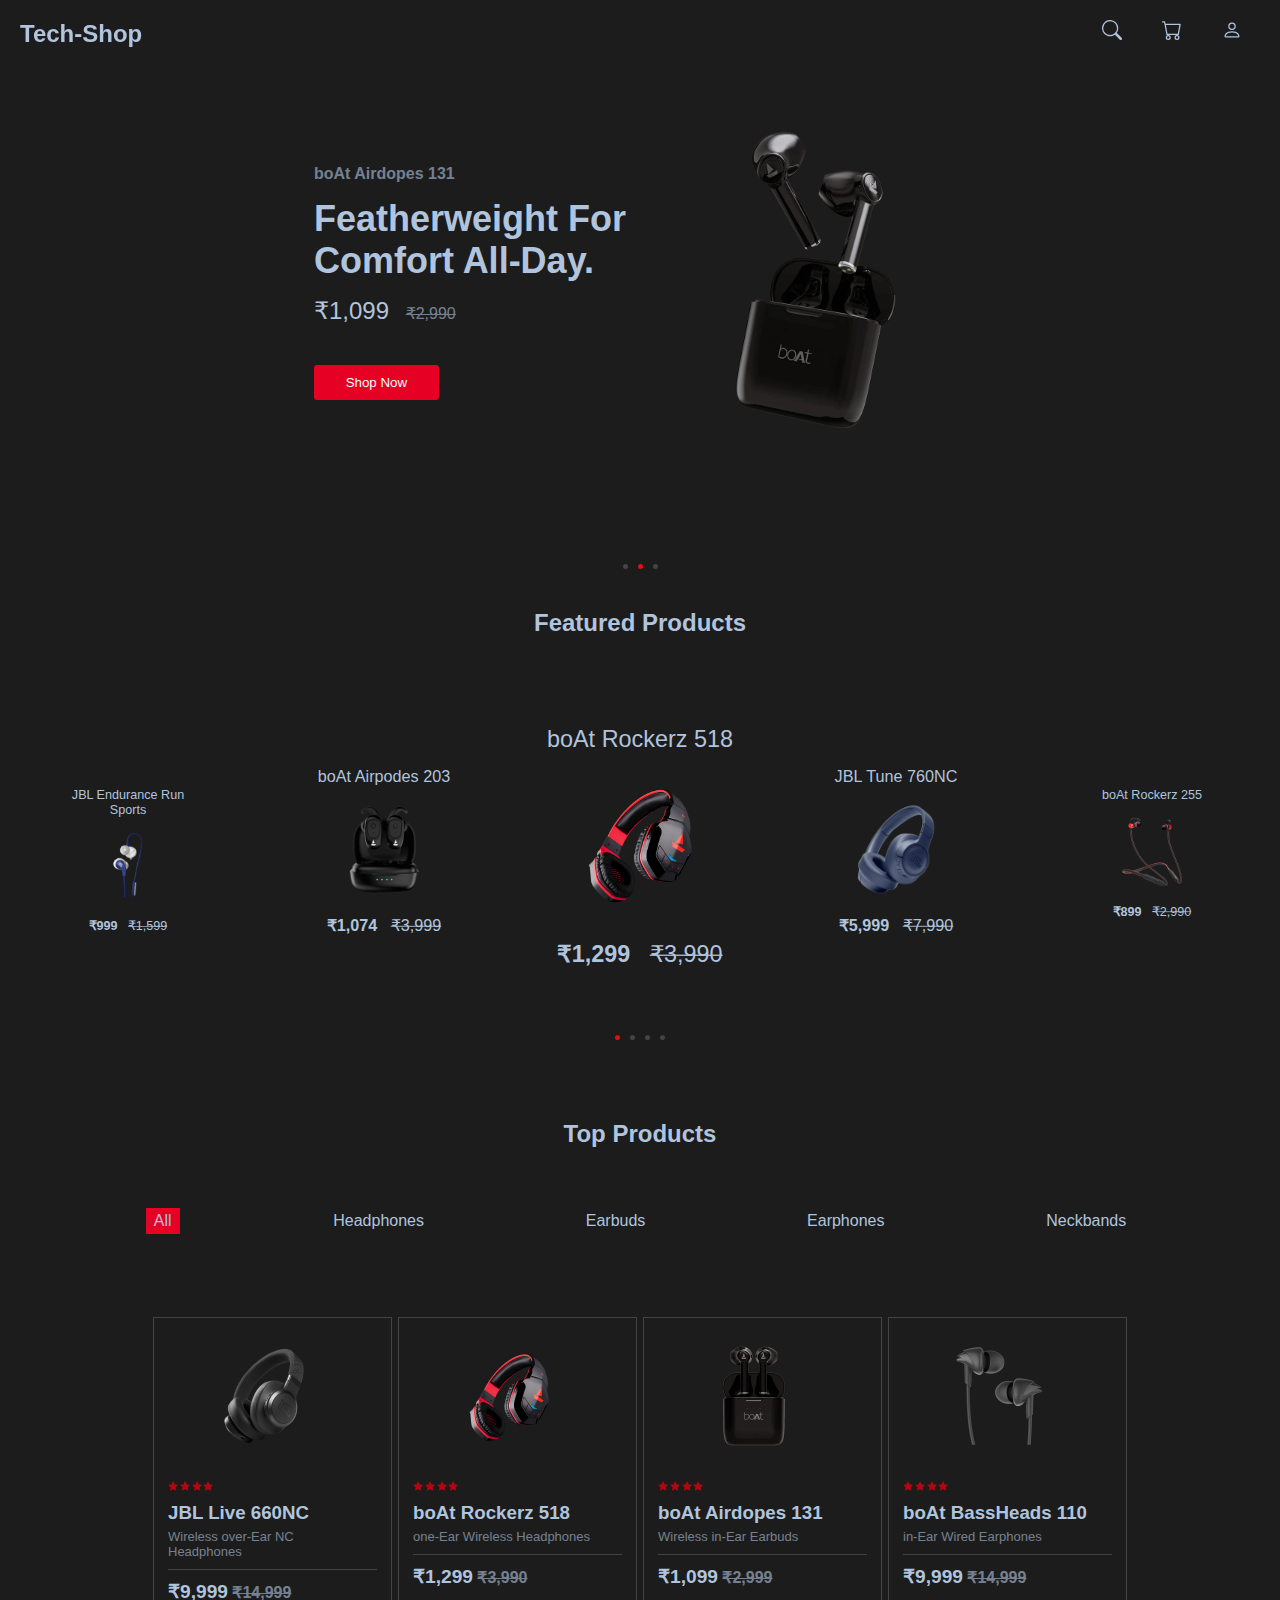
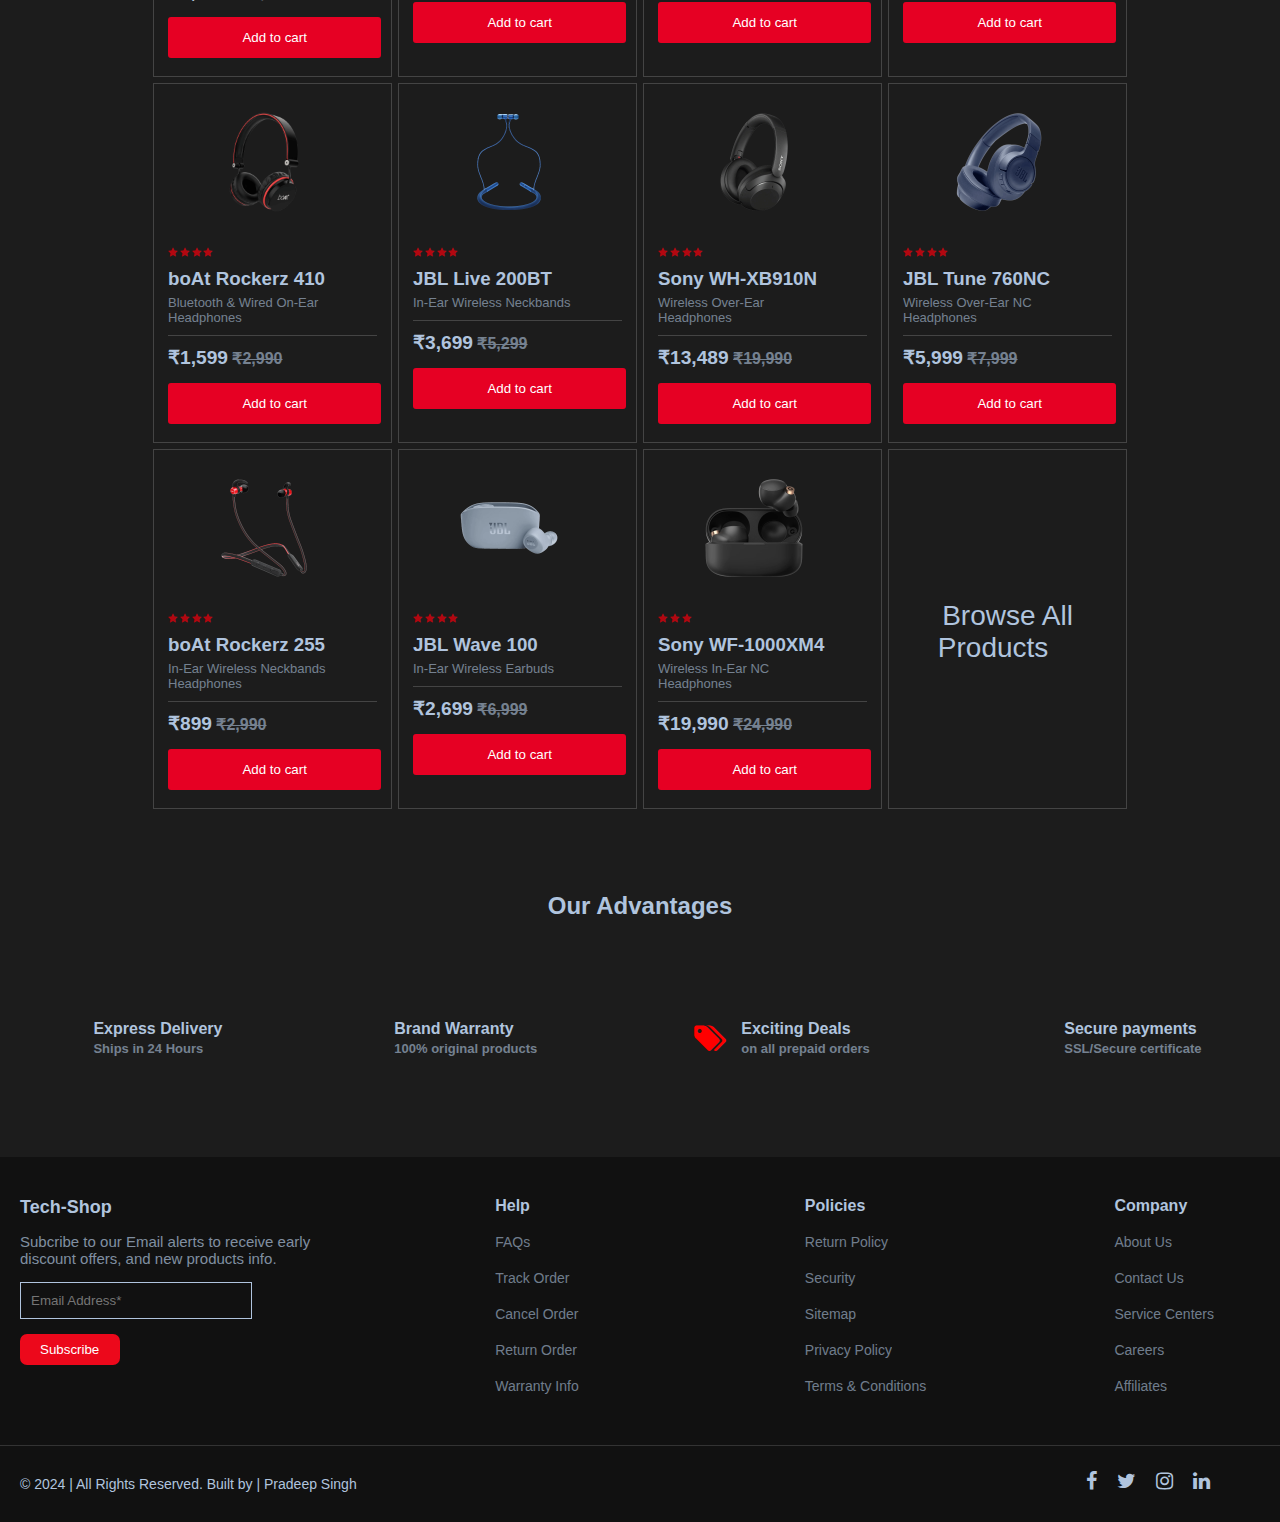
<file: index.html>
<!DOCTYPE html>
<html lang="en">
<head>
    <meta charset="UTF-8">
    <meta name="viewport" content="width=device-width, initial-scale=1.0">
    <title>Tech-Shop</title>
    <link rel="stylesheet" href="style.css">
    <link rel="stylesheet" href="https://cdnjs.cloudflare.com/ajax/libs/font-awesome/4.7.0/css/font-awesome.min.css">
    <link rel="stylesheet" href="https://cdnjs.cloudflare.com/ajax/libs/font-awesome/6.6.0/css/all.min.css" integrity="sha512-Kc323vGBEqzTmouAECnVceyQqyqdsSiqLQISBL29aUW4U/M7pSPA/gEUZQqv1cwx4OnYxTxve5UMg5GT6L4JJg==" crossorigin="anonymous" referrerpolicy="no-referrer" />
</head>
<body>
    <!-- header part start -->
    <header class="header">
        <div class="heading">
            <a href="./index.html"><h2>Tech-Shop</h2>
            </a>
        </div>
        <nav class="headicons">
            <ul class="parenticon">
                <li class="icon">
                    <a href="" class="ficon">
                        <svg xmlns="http://www.w3.org/2000/svg" width="20" height="20" fill="currentColor" class="bi bi-search" viewBox="0 0 16 16">
                        <path d="M11.742 10.344a6.5 6.5 0 1 0-1.397 1.398h-.001q.044.06.098.115l3.85 3.85a1 1 0 0 0 1.415-1.414l-3.85-3.85a1 1 0 0 0-.115-.1zM12 6.5a5.5 5.5 0 1 1-11 0 5.5 5.5 0 0 1 11 0"/>
                        </svg>
                    </a>
                </li>
                <li class="icon">
                    <a href="./cart.html" class="sicon"> 
                        <svg xmlns="http://www.w3.org/2000/svg" width="20" height="20" fill="currentColor" class="bi bi-cart" viewBox="0 0 16 16">
                            <path d="M0 1.5A.5.5 0 0 1 .5 1H2a.5.5 0 0 1 .485.379L2.89 3H14.5a.5.5 0 0 1 .491.592l-1.5 8A.5.5 0 0 1 13 12H4a.5.5 0 0 1-.491-.408L2.01 3.607 1.61 2H.5a.5.5 0 0 1-.5-.5M3.102 4l1.313 7h8.17l1.313-7zM5 12a2 2 0 1 0 0 4 2 2 0 0 0 0-4m7 0a2 2 0 1 0 0 4 2 2 0 0 0 0-4m-7 1a1 1 0 1 1 0 2 1 1 0 0 1 0-2m7 0a1 1 0 1 1 0 2 1 1 0 0 1 0-2"/>
                        </svg>
                    </a>
                </li>
                <li class="ticon">
                    <a href="" class="ticon">
                        <svg xmlns="http://www.w3.org/2000/svg" width="20" height="20" fill="currentColor" class="bi bi-person" viewBox="0 0 16 16">
                            <path d="M8 8a3 3 0 1 0 0-6 3 3 0 0 0 0 6m2-3a2 2 0 1 1-4 0 2 2 0 0 1 4 0m4 8c0 1-1 1-1 1H3s-1 0-1-1 1-4 6-4 6 3 6 4m-1-.004c-.001-.246-.154-.986-.832-1.664C11.516 10.68 10.289 10 8 10s-3.516.68-4.168 1.332c-.678.678-.83 1.418-.832 1.664z"/>
                        </svg>
                    </a>
                    <div class="user" >
                        <form >
                            <h2>Hello!</h2><br>
                            <p>Access account and manage orders</p><br>
                            <a href="login.html" class="register">Login/Signup</a>
                            <hr width="100%" size="1" style="margin-top: 20px;"><br>
                            <h4 ><b>Please Login</b></h4><br>
                        </form>
                    </div>
                </li>
            </ul>
        </nav>
    </header>
    <!-- header part End -->

        <!-- banner image Start  --> 
    <section class="hero">
        <div class="hero-text">
            <h4>boAt Airdopes 131</h4>
            <h2>Featherweight For <br>Comfort All-Day.</h2>
            <p>₹1,099 <span>₹2,990</span></p>
            <button class="herobutton">Shop Now</button>
        </div>
        <div class="boat-bg-img">
            <img src="./products/boat131-3.png" alt="boAt Airdopes 131" width="300px" height="300px">
        </div>        
    </section>
    <!-- banner image End  --> 

    <!-- Style  dot -->
    <div class="dot">
        <ul class="dot-menu">
            <a href=""><li style="background-color:  #444;"></li></a>
            <a href=""><li style="background-color: #e90c0c;"></li></a>
            <a href=""><li style="background-color: #444;"></li></a>
        </ul>
    </div>


    <section class="featured-products">
        <h2>Featured Products</h2>
        <div class="products">
            <div class="product-card1">
                <p>JBL Endurance Run Sports</p>
                <img src="./products/jbl-endu-1.png" alt="">
                <p><b>₹999</b><span>&nbsp;&nbsp;&nbsp;<s>₹1,599</s></span></p>
            </div>
            <div class="product-card2">
                <p>boAt Airpodes 203</p>
                <img src="./products/boat203-1.png" alt="">
                <p><b>₹1,074</b><span>&nbsp;&nbsp;&nbsp;<s>₹3,999</s></span></p>
            </div>
            <div class="product-card3">
                <p>boAt Rockerz 518</p>
                <img src="./products/boat518-1.png" alt="">
                <!-- <p class="price">₹1,299 <span>₹3,990</span></p> -->
                <p><b>₹1,299</b><span>&nbsp;&nbsp;&nbsp;<s>₹3,990</s></span></p>
            </div>
            <div class="product-card4">
                <p>JBL Tune 760NC</p>
                <img src="./products/jbl760nc-1.png" alt="">
                <p><b>₹5,999</b><span>&nbsp;&nbsp;&nbsp;<s>₹7,990</s></span></p>
            </div>
            <div class="product-card5">
                <p>boAt Rockerz 255</p>
                <img src="./products/boat255r-1.png" alt="">
                <p><b>₹899</b><span>&nbsp;&nbsp;&nbsp;<s>₹2,990</s></span></p>
            </div>         
        </div>
        <!-- Style  dot -->
        <div class="dot">
            <ul class="dot-menu">
                <a href=""><li style="background-color: #e90c0c;"></li></a>
                <a href=""><li style="background-color: #444;"></li></a>
                <a href=""><li style="background-color: #444;"></li></a>
                <a href=""><li style="background-color: #444;"></li></a>                
            </ul>
        </div>
    </section>


    <section class="top-product">
        <h2>Top Products</h2>
        <div class="product-filters">
            <a href="">All</a>
            <a href="">Headphones</a>
            <a href="">Earbuds</a>
            <a href="">Earphones</a>
            <a href="">Neckbands</a>
        </div>
    </section>
    <section class="section">  
        <div class="Addcart">
            <!-- Row-1 Start -->
            <div class="Addcartrow1">
                <div class="addproduct">
                    <div class="prodimg">
                        <a href="./product_detail.html"> <img src="./products/jbl660nc-1.png" alt="Headphones" width="100px" height="100px"> </a>                        
                    </div>
                    <div class="proddetail">
                        <div class="star">
                            <span class="fa fa-star checked"></span>
                            <span class="fa fa-star checked"></span>
                            <span class="fa fa-star checked"></span>
                            <span class="fa fa-star checked"></span>
                        </div>
                        <div class="addcarth3">
                            <h3>JBL Live 660NC</h3>
                        </div>
                        <div class="addcartp">
                            <p class="p1">Wireless over-Ear NC<br>Headphones</p>                                          
                        </div>
                        <div class="addcarthr">
                            <hr>
                        </div>
                        <div class="addcartprice">
                            <strong class="actualprice">₹9,999</strong>
                            <del class="proddelete"><b>₹14,999</b></del>
                        </div>
                    </div>
                    <div>
                        <button class="addcartbutton">Add to cart</button>
                    </div>                   
                </div>
                <div class="addproduct">
                    <div class="prodimg">
                        <img src="./products/boat518-1.png" alt="Headphones" width="100px" height="100px"> 
                    </div>
                    <div class="proddetail">
                        <div class="star">
                            <span class="fa fa-star checked"></span>
                            <span class="fa fa-star checked"></span>
                            <span class="fa fa-star checked"></span>
                            <span class="fa fa-star checked"></span>
                        </div>
                        <div class="addcarth3">
                            <h3>boAt Rockerz 518</h3>
                        </div>
                        <div class="addcartp">
                            <p class="p1">one-Ear Wireless Headphones</p>
                        </div>
                        <div class="addcarthr">
                            <hr>
                        </div>
                        <div class="addcartprice">
                            <strong class="actualprice">₹1,299</strong>
                            <del class="proddelete"><b>₹3,990</b></del>
                        </div>
                    </div>
                    <div>
                        <button class="addcartbutton">Add to cart</button>
                    </div>                   
                </div> 
                <div class="addproduct">
                    <div class="prodimg">
                        <img src="./products/boat131-1.png" alt="Headphones" width="100px" height="100px"> 
                    </div>
                    <div class="proddetail">
                        <div class="star">
                            <span class="fa fa-star checked"></span>
                            <span class="fa fa-star checked"></span>
                            <span class="fa fa-star checked"></span>
                            <span class="fa fa-star checked"></span>
                        </div>
                        <div class="addcarth3">
                            <h3>boAt Airdopes 131</h3>
                        </div>
                        <div class="addcartp">
                            <p class="p1">Wireless in-Ear Earbuds</p>                                          
                        </div>
                        <div class="addcarthr">
                            <hr>
                        </div>
                        <div class="addcartprice">
                            <strong class="actualprice">₹1,099</strong>
                            <del class="proddelete"><b>₹2,999</b></del>
                        </div>
                    </div>
                    <div>
                        <button class="addcartbutton">Add to cart</button>
                    </div>                   
                </div>
                <div class="addproduct">
                    <div class="prodimg">
                        <img src="./products/boat110-1.png" alt="Headphones" width="100px" height="100px"> 
                    </div>
                    <div class="proddetail">
                        <div class="star">
                            <span class="fa fa-star checked"></span>
                            <span class="fa fa-star checked"></span>
                            <span class="fa fa-star checked"></span>
                            <span class="fa fa-star checked"></span>
                        </div>
                        <div class="addcarth3">
                            <h3>boAt BassHeads 110</h3>
                        </div>
                        <div class="addcartp">
                            <p class="p1">in-Ear Wired Earphones</p>                                          
                        </div>
                        <div class="addcarthr">
                            <hr>
                        </div>
                        <div class="addcartprice">
                            <strong class="actualprice">₹9,999</strong>
                            <del class="proddelete"><b>₹14,999</b></del>
                        </div>
                    </div>
                    <div>
                        <button class="addcartbutton">Add to cart</button>
                    </div>                   
                </div> 
            </div> 
            <!-- Row-1 End -->

            <!-- Row-2 Start -->
            <div class="Addcartrow1">
                <div class="addproduct">
                    <div class="prodimg">
                        <img src="./products/boat410-1.png" alt="Headphones" width="100px" height="100px"> 
                    </div>
                    <div class="proddetail">
                        <div class="star">
                            <span class="fa fa-star checked"></span>
                            <span class="fa fa-star checked"></span>
                            <span class="fa fa-star checked"></span>
                            <span class="fa fa-star checked"></span>
                        </div>
                        <div class="addcarth3">
                            <h3>boAt Rockerz 410</h3>
                        </div>
                        <div class="addcartp">
                            <p class="p1">Bluetooth & Wired On-Ear<br>Headphones</p>                                          
                        </div>
                        <div class="addcarthr">
                            <hr>
                        </div>
                        <div class="addcartprice">
                            <strong class="actualprice">₹1,599</strong>
                            <del class="proddelete"><b>₹2,990</b></del>
                        </div>
                    </div>
                    <div>
                        <button class="addcartbutton">Add to cart</button>
                    </div>                   
                </div>
                <div class="addproduct">
                    <div class="prodimg">
                        <img src="./products/jbl200bt-1.png" alt="Headphones" width="100px" height="100px"> 
                    </div>
                    <div class="proddetail">
                        <div class="star">
                            <span class="fa fa-star checked"></span>
                            <span class="fa fa-star checked"></span>
                            <span class="fa fa-star checked"></span>
                            <span class="fa fa-star checked"></span>
                        </div>
                        <div class="addcarth3">
                            <h3>JBL Live 200BT</h3>
                        </div>
                        <div class="addcartp">
                            <p class="p1">In-Ear Wireless Neckbands</p>
                        </div>
                        <div class="addcarthr">
                            <hr>
                        </div>
                        <div class="addcartprice">
                            <strong class="actualprice">₹3,699</strong>
                            <del class="proddelete"><b>₹5,299</b></del>
                        </div>
                    </div>
                    <div>
                        <button class="addcartbutton">Add to cart</button>
                    </div>                   
                </div> 
                <div class="addproduct">
                    <div class="prodimg">
                        <img src="./products/sonyXb910n-1.png" alt="Headphones" width="100px" height="100px"> 
                    </div>
                    <div class="proddetail">
                        <div class="star">
                            <span class="fa fa-star checked"></span>
                            <span class="fa fa-star checked"></span>
                            <span class="fa fa-star checked"></span>
                            <span class="fa fa-star checked"></span>
                        </div>
                        <div class="addcarth3">
                            <h3>Sony WH-XB910N</h3>
                        </div>
                        <div class="addcartp">
                            <p class="p1">Wireless Over-Ear <br>Headphones</p>                                          
                        </div>
                        <div class="addcarthr">
                            <hr>
                        </div>
                        <div class="addcartprice">
                            <strong class="actualprice">₹13,489</strong>
                            <del class="proddelete"><b>₹19,990</b></del>
                        </div>
                    </div>
                    <div>
                        <button class="addcartbutton">Add to cart</button>
                    </div>                   
                </div>
                <div class="addproduct">
                    <div class="prodimg">
                        <img src="./products/jbl760nc-1.png" alt="Headphones" width="100px" height="100px"> 
                    </div>
                    <div class="proddetail">
                        <div class="star">
                            <span class="fa fa-star checked"></span>
                            <span class="fa fa-star checked"></span>
                            <span class="fa fa-star checked"></span>
                            <span class="fa fa-star checked"></span>
                        </div>
                        <div class="addcarth3">
                            <h3>JBL Tune 760NC</h3>
                        </div>
                        <div class="addcartp">
                            <p class="p1">Wireless Over-Ear NC <br> Headphones</p>                                          
                        </div>
                        <div class="addcarthr">
                            <hr>
                        </div>
                        <div class="addcartprice">
                            <strong class="actualprice">₹5,999</strong>
                            <del class="proddelete"><b>₹7,999</b></del>
                        </div>
                    </div>
                    <div>
                        <button class="addcartbutton">Add to cart</button>
                    </div>                   
                </div> 
            </div>  
            <!-- Row-2 End -->
            
            <!-- Row-3 start -->
            <div class="Addcartrow1">
                <div class="addproduct">
                    <div class="prodimg">
                        <img src="./products/boat255r-1.png" alt="Headphones" width="100px" height="100px"> 
                    </div>
                    <div class="proddetail">
                        <div class="star">
                            <span class="fa fa-star checked"></span>
                            <span class="fa fa-star checked"></span>
                            <span class="fa fa-star checked"></span>
                            <span class="fa fa-star checked"></span>
                        </div>
                        <div class="addcarth3">
                            <h3>boAt Rockerz 255</h3>
                        </div>
                        <div class="addcartp">
                            <p class="p1">In-Ear Wireless Neckbands<br>Headphones</p>                                          
                        </div>
                        <div class="addcarthr">
                            <hr>
                        </div>
                        <div class="addcartprice">
                            <strong class="actualprice">₹899</strong>
                            <del class="proddelete"><b>₹2,990</b></del>
                        </div>
                    </div>
                    <div>
                        <button class="addcartbutton">Add to cart</button>
                    </div>                   
                </div>
                <div class="addproduct">
                    <div class="prodimg">
                        <img src="./products/jbl100-1.png" alt="Headphones" width="100px" height="100px"> 
                    </div>
                    <div class="proddetail">
                        <div class="star">
                            <span class="fa fa-star checked"></span>
                            <span class="fa fa-star checked"></span>
                            <span class="fa fa-star checked"></span>
                            <span class="fa fa-star checked"></span>
                        </div>
                        <div class="addcarth3">
                            <h3>JBL Wave 100</h3>
                        </div>
                        <div class="addcartp">
                            <p class="p1">In-Ear Wireless Earbuds</p>
                        </div>
                        <div class="addcarthr">
                            <hr>
                        </div>
                        <div class="addcartprice">
                            <strong class="actualprice">₹2,699</strong>
                            <del class="proddelete"><b>₹6,999</b></del>
                        </div>
                    </div>
                    <div>
                        <button class="addcartbutton">Add to cart</button>
                    </div>                   
                </div> 
                <div class="addproduct">
                    <div class="prodimg">
                        <img src="./products/sony1000xm4-1.png" alt="Headphones" width="100px" height="100px"> 
                    </div>
                    <div class="proddetail">
                        <div class="star">
                            <span class="fa fa-star checked"></span>
                            <span class="fa fa-star checked"></span>
                            <span class="fa fa-star checked"></span>
                        </div>
                        <div class="addcarth3">
                            <h3>Sony WF-1000XM4</h3>
                        </div>
                        <div class="addcartp">
                            <p class="p1">Wireless In-Ear NC <br>Headphones</p>                                          
                        </div>
                        <div class="addcarthr">
                            <hr>
                        </div>
                        <div class="addcartprice">
                            <strong class="actualprice">₹19,990</strong>
                            <del class="proddelete"><b>₹24,990</b></del>
                        </div>
                    </div>
                    <div>
                        <button class="addcartbutton">Add to cart</button>
                    </div>                   
                </div>
                <div class="addproduct">
                    <div class="browseall">
                        <P>Browse All <br> Products <i class="fa-solid fa-arrow-right"></i></P>

                    </div>                      
                </div> 
            </div>   
            <!-- Row-3 End -->                             
        </div>
    </section>

    <!-- our Advantages Start  -->
    <section class="advantages">
        <h2 style="text-align: center;">Our Advantages</h2>
        <div class="advantage-name">
            <div class="Delivery">
                <div class="advicons">
                    <i class="fas fa-shipping-fast"  style="font-size:30px;color:red"></i>
                </div>
                <p>
                    <b class="adv-txt">Express Delivery</b><br />
                    <b class="advtwo-txt">Ships in 24 Hours</b>
                </p>
            </div>
            <div class="Brand">
                <div class="advicons">
                    <i class="fa-solid fa-shield-halved" style="font-size:30px;color:red"></i>
                </div>
                <p>
                    <b class="adv-txt">Brand Warranty</b><br>
                    <b class="advtwo-txt">100% original products</b>
                </p>
            
            </div>
            <div class="deels">
                <div class="advicons">
                    <i  class="fa fa-tags" style="font-size:30px;color:red"></i>
                </div>
                <p>
                    <b class="adv-txt">Exciting Deals</b><br />
                    <b class="advtwo-txt">on all prepaid orders</b>
                </p>
            
            </div>
            <div  class="payments">
                <div class="advicons">
                    <i class="fas fa-credit-card" style="font-size:30px;color:red"></i>
                </div>
                <p>
                    <b class="adv-txt">Secure payments</b><br />
                    <b class="advtwo-txt">SSL/Secure certificate</b>
                </p>
            
            </div>
        </div>   
    </section>
    <!-- our Advantages end  -->


    
    <!-- footer Start -->
    <footer class="footerHome">
        <div class="footer-container">

            <div class="footer-column1">
                <div class="footerHeading">
                    <h4>Tech-Shop</h4>
                </div>
                <div class="headDiscription">
                    <p> Subcribe to our Email alerts to receive  early discount offers, and new products info.
                    </p>
                    
                </div>
                <form action="#">
                <input type="email" placeholder="Email Address*">
                <button type="submit">Subscribe</button>
                </form>
            </div>

            <div class="footer-column">
                <h4>Help</h4>
                <ul>
                    <li><a href="#">FAQs</a></li>
                    <li><a href="#">Track Order</a></li>
                    <li><a href="#">Cancel Order</a></li>
                    <li><a href="#">Return Order</a></li>
                    <li><a href="#">Warranty Info</a></li>
                </ul>
                </div>

                <div class="footer-column">
                    <h4>Policies</h4>
                    <ul>
                        <li><a href="#">Return Policy</a></li>
                        <li><a href="#">Security</a></li>
                        <li><a href="#">Sitemap</a></li>
                        <li><a href="#">Privacy Policy</a></li>
                        <li><a href="#">Terms & Conditions</a></li>

                    </ul>
                </div>
        
            <div class="footer-column">
                <h4>Company</h4>
                <ul>
                    <li><a href="#">About Us</a></li>
                    <li><a href="#">Contact Us</a></li>               
                    <li><a href="#">Service Centers</a></li>
                    <li><a href="#">Careers</a></li>
                    <li><a href="#">Affiliates</a></li>
                </ul>
            </div>
        </div>
        <!-- footer End -->

        <!-- footer Bottom Start -->
        <div class="footer-bottom">
            <div class="footerdisc">
                <p>&copy; 2024 | All Rights Reserved. Built by | Pradeep Singh</p>
            </div>
            <div class="social-icons">
                <div class="facebook">
                    <a href="" style="color: lightsteelblue;"> <i class="fa fa-facebook"  style="font-size:20px"></i></a>
                </div>
                <div class="twitter">
                    <a href="" style="color: lightsteelblue;"> <i class="fa fa-twitter"  style="font-size:20px"></i></a>                        
                </div>
                <div class="instagram">
                    <a href="" style="color: lightsteelblue;"> <i class="fa fa-instagram"  style="font-size:20px"></i></a>                   
                </div>
                <div class="linkedin">
                    <a href="" style="color: lightsteelblue;"><i class="fa fa-linkedin" style="font-size:20px"></i></a>
                    <link rel="stylesheet" href="https://cdnjs.cloudflare.com/ajax/libs/font-awesome/4.7.0/css/font-awesome.min.css">
                </div>
            </div>

        </div>
        <!-- footer Bottom Start -->

    </footer>
    <!-- footer End -->


</body>
</html>
</file>
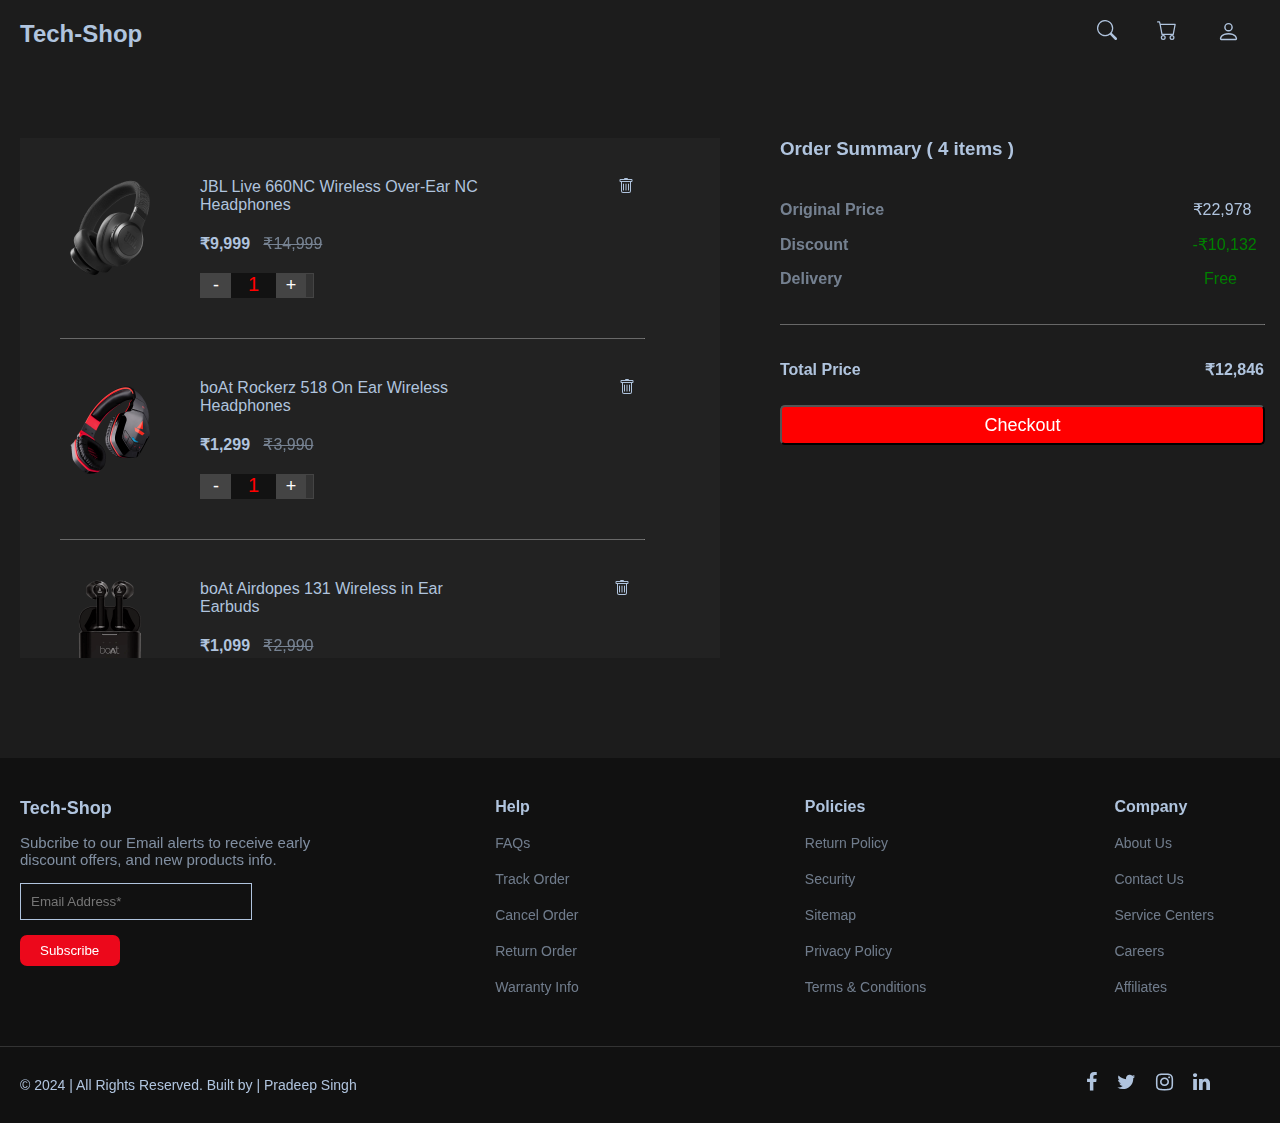
<file: cart.html>
<!DOCTYPE html>
<html lang="en">
<head>
    <meta charset="UTF-8">
    <meta name="viewport" content="width=device-width, initial-scale=1.0">
    <title>Cart</title>
    <link rel="stylesheet" href="./cart.css">
    <link rel="stylesheet" href="https://cdnjs.cloudflare.com/ajax/libs/font-awesome/6.6.0/css/all.min.css" integrity="sha512-Kc323vGBEqzTmouAECnVceyQqyqdsSiqLQISBL29aUW4U/M7pSPA/gEUZQqv1cwx4OnYxTxve5UMg5GT6L4JJg==" crossorigin="anonymous" referrerpolicy="no-referrer" />
</head>
<body>
    <!-- Header  start -->
    <header class="header">
        <div class="heading">
            <a href="./index.html"><h2>Tech-Shop</h2>
            </a>
        </div>
        <nav class="headicons">
            <ul class="parenticon">
                <li class="icon">
                    <a href="" class="ficon">
                        <svg xmlns="http://www.w3.org/2000/svg" width="20" height="20" fill="currentColor" class="bi bi-search" viewBox="0 0 16 16">
                        <path d="M11.742 10.344a6.5 6.5 0 1 0-1.397 1.398h-.001q.044.06.098.115l3.85 3.85a1 1 0 0 0 1.415-1.414l-3.85-3.85a1 1 0 0 0-.115-.1zM12 6.5a5.5 5.5 0 1 1-11 0 5.5 5.5 0 0 1 11 0"/>
                        </svg>
                    </a>
                </li>
                <li class="icon">
                    <a href="./cart.html" class="sicon"> 
                        <svg xmlns="http://www.w3.org/2000/svg" width="20" height="20" fill="currentColor" class="bi bi-cart" viewBox="0 0 16 16">
                            <path d="M0 1.5A.5.5 0 0 1 .5 1H2a.5.5 0 0 1 .485.379L2.89 3H14.5a.5.5 0 0 1 .491.592l-1.5 8A.5.5 0 0 1 13 12H4a.5.5 0 0 1-.491-.408L2.01 3.607 1.61 2H.5a.5.5 0 0 1-.5-.5M3.102 4l1.313 7h8.17l1.313-7zM5 12a2 2 0 1 0 0 4 2 2 0 0 0 0-4m7 0a2 2 0 1 0 0 4 2 2 0 0 0 0-4m-7 1a1 1 0 1 1 0 2 1 1 0 0 1 0-2m7 0a1 1 0 1 1 0 2 1 1 0 0 1 0-2"/>
                        </svg>
                    </a>
                </li>
                <li class="icon">
                    <a href="./login.html" class="ticon">
                        <svg xmlns="http://www.w3.org/2000/svg" width="23" height="23" fill="currentColor" class="bi bi-person" viewBox="0 0 16 16">
                            <path d="M8 8a3 3 0 1 0 0-6 3 3 0 0 0 0 6m2-3a2 2 0 1 1-4 0 2 2 0 0 1 4 0m4 8c0 1-1 1-1 1H3s-1 0-1-1 1-4 6-4 6 3 6 4m-1-.004c-.001-.246-.154-.986-.832-1.664C11.516 10.68 10.289 10 8 10s-3.516.68-4.168 1.332c-.678.678-.83 1.418-.832 1.664z"/>
                        </svg>
                    </a>
                </li>
            </ul>
        </nav>
    </header>
    <!-- Header  End -->

    <!-- Order Section start -->
    <div class="order">
        <div class="ordercart">
            <!-- first product -->
            <div class="slider">
                <div class="card">
                    <div class="cardimg">
                        <img src="./products/jbl660nc-1.png" width="100px" alt="">
                    </div>
                    <div class="carddetails">
                        <div class="details-fline">
                            <p>JBL Live 660NC Wireless Over-Ear NC<br>Headphones</p>
                        </div>
                        <div class="card-price">
                            <strong class="discount-price">₹9,999</strong>&nbsp;&nbsp;
                            <del class="actualprice">₹14,999</del>
                        </div>
                        <div class="addbutton">
                            <button class="qty-btn minus" class="signo" style="width: 30px;">-</button>
                            <span class="quantity" class="valuess" style="color: red;">1</span>
                            <button class="qty-btn plus" class="signt" style="width: 30px;">+</button>
                        </div>
                    </div>
                    <div class="deleteicon">
                        <a href=""><svg xmlns="http://www.w3.org/2000/svg" width="16" height="16" fill="currentColor" class="bi bi-trash" viewBox="0 0 16 16">
                            <path d="M5.5 5.5A.5.5 0 0 1 6 6v6a.5.5 0 0 1-1 0V6a.5.5 0 0 1 .5-.5m2.5 0a.5.5 0 0 1 .5.5v6a.5.5 0 0 1-1 0V6a.5.5 0 0 1 .5-.5m3 .5a.5.5 0 0 0-1 0v6a.5.5 0 0 0 1 0z"/>
                            <path d="M14.5 3a1 1 0 0 1-1 1H13v9a2 2 0 0 1-2 2H5a2 2 0 0 1-2-2V4h-.5a1 1 0 0 1-1-1V2a1 1 0 0 1 1-1H6a1 1 0 0 1 1-1h2a1 1 0 0 1 1 1h3.5a1 1 0 0 1 1 1zM4.118 4 4 4.059V13a1 1 0 0 0 1 1h6a1 1 0 0 0 1-1V4.059L11.882 4zM2.5 3h11V2h-11z"/>
                        </svg></a>
                    </div>
    
                </div>
                <!-- hr line -->
                <hr size="1" class="h-line">
            </div>
            <!-- Second product -->
            <div class="slider">
                <div class="card">
                    <div class="cardimg">
                        <img src="./products/boat518-1.png" width="100px" alt="">
                    </div>
                    <div class="carddetails">
                        <div class="details-fline">
                            <p>boAt Rockerz 518 On Ear Wireless &nbsp;&nbsp;&nbsp;&nbsp;&nbsp;&nbsp;<br> Headphones</p>
                        </div>
                        <div class="card-price">
                            <strong class="discount-price">₹1,299</strong>&nbsp;&nbsp;
                            <del class="actualprice">₹3,990</del>
                        </div>
                        <div class="addbutton">
                            <button class="qty-btn minus" class="signo" style="width: 30px;">-</button>
                            <span class="quantity" class="valuess" style="color: red;">1</span>
                            <button class="qty-btn plus" class="signt" style="width: 30px;">+</button>
                        </div>
                    </div>
                    <div class="deleteicon">
                        <a href=""><svg xmlns="http://www.w3.org/2000/svg" width="16" height="16" fill="currentColor" class="bi bi-trash" viewBox="0 0 16 16">
                            <path d="M5.5 5.5A.5.5 0 0 1 6 6v6a.5.5 0 0 1-1 0V6a.5.5 0 0 1 .5-.5m2.5 0a.5.5 0 0 1 .5.5v6a.5.5 0 0 1-1 0V6a.5.5 0 0 1 .5-.5m3 .5a.5.5 0 0 0-1 0v6a.5.5 0 0 0 1 0z"/>
                            <path d="M14.5 3a1 1 0 0 1-1 1H13v9a2 2 0 0 1-2 2H5a2 2 0 0 1-2-2V4h-.5a1 1 0 0 1-1-1V2a1 1 0 0 1 1-1H6a1 1 0 0 1 1-1h2a1 1 0 0 1 1 1h3.5a1 1 0 0 1 1 1zM4.118 4 4 4.059V13a1 1 0 0 0 1 1h6a1 1 0 0 0 1-1V4.059L11.882 4zM2.5 3h11V2h-11z"/>
                        </svg></a>
                    </div>
    
                </div>
                <!-- hr line -->
                <hr size="1" class="h-line">
            </div>
            <!-- Third product -->
            <div class="slider">
                <div class="card">
                    <div class="cardimg">
                        <img src="./products/boat131-1.png" width="100px" alt="">
                    </div>
                    <div class="carddetails">
                        <div class="details-fline">
                            <p>boAt Airdopes 131 Wireless in Ear &nbsp;&nbsp;&nbsp;&nbsp;&nbsp;&nbsp; <br> Earbuds</p>
                        </div>
                        <div class="card-price">
                            <strong class="discount-price">₹1,099</strong>&nbsp;&nbsp;
                            <del class="actualprice">₹2,990</del>
                        </div>
                        <div class="addbutton">
                            <button class="qty-btn minus" class="signo" style="width: 30px;">-</button>
                            <span class="quantity" class="valuess" style="color: red;">1</span>
                            <button class="qty-btn plus" class="signt" style="width: 30px;">+</button>
                        </div>
                    </div>
                    <div class="deleteicon">
                        <a href=""><svg xmlns="http://www.w3.org/2000/svg" width="16" height="16" fill="currentColor" class="bi bi-trash" viewBox="0 0 16 16">
                            <path d="M5.5 5.5A.5.5 0 0 1 6 6v6a.5.5 0 0 1-1 0V6a.5.5 0 0 1 .5-.5m2.5 0a.5.5 0 0 1 .5.5v6a.5.5 0 0 1-1 0V6a.5.5 0 0 1 .5-.5m3 .5a.5.5 0 0 0-1 0v6a.5.5 0 0 0 1 0z"/>
                            <path d="M14.5 3a1 1 0 0 1-1 1H13v9a2 2 0 0 1-2 2H5a2 2 0 0 1-2-2V4h-.5a1 1 0 0 1-1-1V2a1 1 0 0 1 1-1H6a1 1 0 0 1 1-1h2a1 1 0 0 1 1 1h3.5a1 1 0 0 1 1 1zM4.118 4 4 4.059V13a1 1 0 0 0 1 1h6a1 1 0 0 0 1-1V4.059L11.882 4zM2.5 3h11V2h-11z"/>
                        </svg></a>
                    </div>
    
                </div>
                <!-- hr line -->
                <hr size="1" class="h-line">
            </div>
            <!-- forth product -->
            <div class="slider">
                <div class="card">
                    <div class="cardimg">
                        <img src="./products/boat110-1.png" width="100px" alt="">
                    </div>
                    <div class="carddetails">
                        <div class="details-fline">
                            <p>boAt Bassheads 110 In Ear Wired &nbsp;&nbsp;&nbsp;&nbsp;&nbsp;&nbsp; <br> Earphones</p>
                        </div>
                        <div class="card-price">
                            <strong class="discount-price">₹499</strong>&nbsp;&nbsp;
                            <del class="actualprice">₹999</del>
                        </div>
                        <div class="addbutton">
                            <button class="qty-btn minus" class="signo" style="width: 30px;">-</button>
                            <span class="quantity" class="valuess" style="color: red;">1</span>
                            <button class="qty-btn plus" class="signt" style="width: 30px;">+</button>
                        </div>
                    </div>
                    <div class="deleteicon">
                        <a href=""><svg xmlns="http://www.w3.org/2000/svg" width="16" height="16" fill="currentColor" class="bi bi-trash" viewBox="0 0 16 16">
                            <path d="M5.5 5.5A.5.5 0 0 1 6 6v6a.5.5 0 0 1-1 0V6a.5.5 0 0 1 .5-.5m2.5 0a.5.5 0 0 1 .5.5v6a.5.5 0 0 1-1 0V6a.5.5 0 0 1 .5-.5m3 .5a.5.5 0 0 0-1 0v6a.5.5 0 0 0 1 0z"/>
                            <path d="M14.5 3a1 1 0 0 1-1 1H13v9a2 2 0 0 1-2 2H5a2 2 0 0 1-2-2V4h-.5a1 1 0 0 1-1-1V2a1 1 0 0 1 1-1H6a1 1 0 0 1 1-1h2a1 1 0 0 1 1 1h3.5a1 1 0 0 1 1 1zM4.118 4 4 4.059V13a1 1 0 0 0 1 1h6a1 1 0 0 0 1-1V4.059L11.882 4zM2.5 3h11V2h-11z"/>
                        </svg></a>
                    </div>
    
                </div>
            </div>
        
        </div>

        <!-- Order Summary Start -->
        <div class="ordersummary">
            <div class="summary-heading">
                <h3>Order Summary ( 4 items )</h3>
            </div>
            <div class="summary-details">
                <div class="details-first">
                    <p style="color:  lightsteelblue "><b> Original Price</b>  <span class="sporgprice" style="text-align: end;">₹22,978</span></p><br><br>
                </div>
                <div class="details-second">
                    <p style="color: lightsteelblue"><b> Discount</b> &nbsp;&nbsp;&nbsp; &nbsp;&nbsp;&nbsp; <span class="spDisPrice" style="color: green;text-align: end;">-₹10,132</span></p><br><br>   
                </div>
                <div class="details-third">
                    <p style="color:  lightsteelblue"><b> Delivery</b> &nbsp;&nbsp;&nbsp; &nbsp;&nbsp;&nbsp; &nbsp;&nbsp;&nbsp;<span class="spDelivery" style="color: green;"> Free </span></p><br><br>   
                </div>
            </div>
            <div class="hr-summary">
                <hr width="485px" size="1">
            </div>
            <div class="totalprice">
                <h4 style="color: lightsteelblue" font-size: 25px;>Total Price <span class="sp4" style="text-align: end; margin-left: 340px;">₹12,846</span> </h4><br><br>
            </div>
            <div class="checkout-btn">
                <button>Checkout</button>
            </div>

        </div>
        <!-- Order Summary End -->

    </div>
    <!-- Order Section End -->

    <!-- footer Start -->
    <footer class="footerHome">
        <div class="footer-container">

            <div class="footer-column1">
                <div class="footerHeading">
                    <h4>Tech-Shop</h4>
                </div>
                <div class="headDiscription">
                    <p> Subcribe to our Email alerts to receive  early discount offers, and new products info.
                    </p>
                    
                </div>
                <form action="#">
                <input type="email" placeholder="Email Address*">
                <button type="submit">Subscribe</button>
                </form>
            </div>

            <div class="footer-column">
                <h4>Help</h4>
                <ul>
                    <li><a href="#">FAQs</a></li>
                    <li><a href="#">Track Order</a></li>
                    <li><a href="#">Cancel Order</a></li>
                    <li><a href="#">Return Order</a></li>
                    <li><a href="#">Warranty Info</a></li>
                </ul>
                </div>

                <div class="footer-column">
                    <h4>Policies</h4>
                    <ul>
                        <li><a href="#">Return Policy</a></li>
                        <li><a href="#">Security</a></li>
                        <li><a href="#">Sitemap</a></li>
                        <li><a href="#">Privacy Policy</a></li>
                        <li><a href="#">Terms & Conditions</a></li>

                    </ul>
                </div>
        
            <div class="footer-column">
                <h4>Company</h4>
                <ul>
                    <li><a href="#">About Us</a></li>
                    <li><a href="#">Contact Us</a></li>               
                    <li><a href="#">Service Centers</a></li>
                    <li><a href="#">Careers</a></li>
                    <li><a href="#">Affiliates</a></li>
                </ul>
            </div>
        </div>
        <!-- footer End -->

        <!-- footer Bottom Start -->
        <div class="footer-bottom">
            <div class="footerdisc">
                <p>&copy; 2024 | All Rights Reserved. Built by | Pradeep Singh</p>
            </div>
            <div class="social-icons">
                <div class="facebook">
                    <a href="" style="color: lightsteelblue;"> <i class="fa fa-facebook"  style="font-size:20px"></i></a>
                </div>
                <div class="twitter">
                    <a href="" style="color: lightsteelblue;"> <i class="fa fa-twitter"  style="font-size:20px"></i></a>                        
                </div>
                <div class="instagram">
                    <a href="" style="color: lightsteelblue;"> <i class="fa fa-instagram"  style="font-size:20px"></i></a>                   
                </div>
                <div class="linkedin">
                    <a href="" style="color: lightsteelblue;"><i class="fa fa-linkedin" style="font-size:20px"></i></a>
                    <link rel="stylesheet" href="https://cdnjs.cloudflare.com/ajax/libs/font-awesome/4.7.0/css/font-awesome.min.css">
                </div>
            </div>

        </div>
        <!-- footer Bottom Start -->

    </footer>
    <!-- footer End -->
    
</body>
</html>
</file>
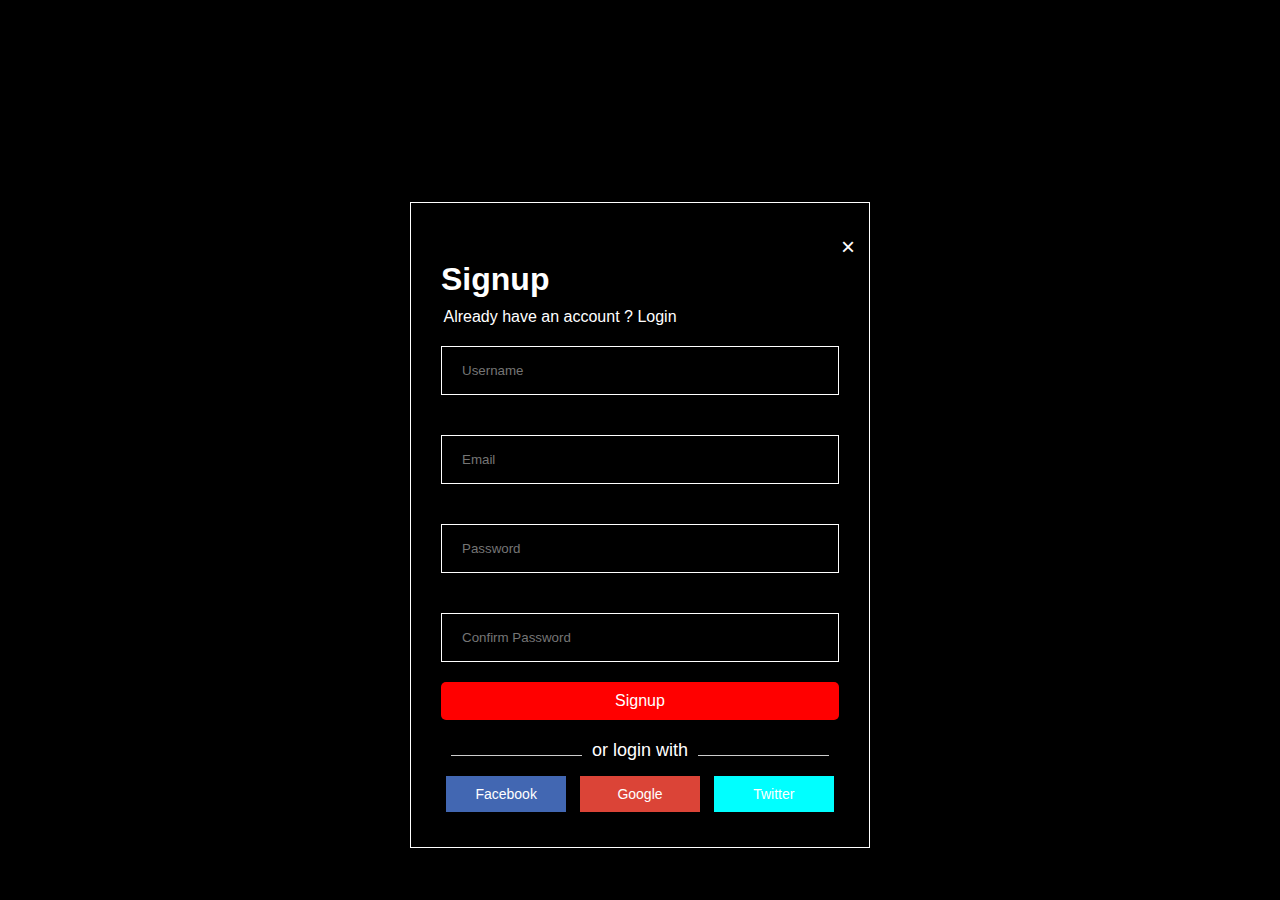
<file: login.html>
<!DOCTYPE html>
<html lang="en">
<head>
    <meta charset="UTF-8">
    <meta name="viewport" content="width=device-width, initial-scale=1.0">
    <title>Signup</title>
    <link rel="stylesheet" href="./login.css">
</head>
<body>    
    
    <div class="container">
        <form class="signup-form">
            <button type="button" class="close-btn">&times;</button> <!-- Close button -->
            <h1>Signup</h1>
            <a>Already have an account ? Login </a>
            <div class="inputfield"> 
            <input type="text" placeholder="Username" class="input-field">
            <input type="email" placeholder="Email" class="input-field">
            <input type="password" placeholder="Password" class="input-field">
            <input type="password" placeholder="Confirm Password" class="input-field">
            </div>
            <button type="submit" class="signup-btn">Signup</button>

            <div class="social-login">
                <div class="line-container">
                    <div class="line"></div>
                    <p class="line-text">or login with</p>
                    <div class="line"></div>
                </div>
                <button class="social-btn facebook">Facebook</button>
                <button class="social-btn google">Google</button>
                <button class="social-btn twitter">Twitter</button>
            </div>
        </form>
    </div>
</body>
</html>
</file>
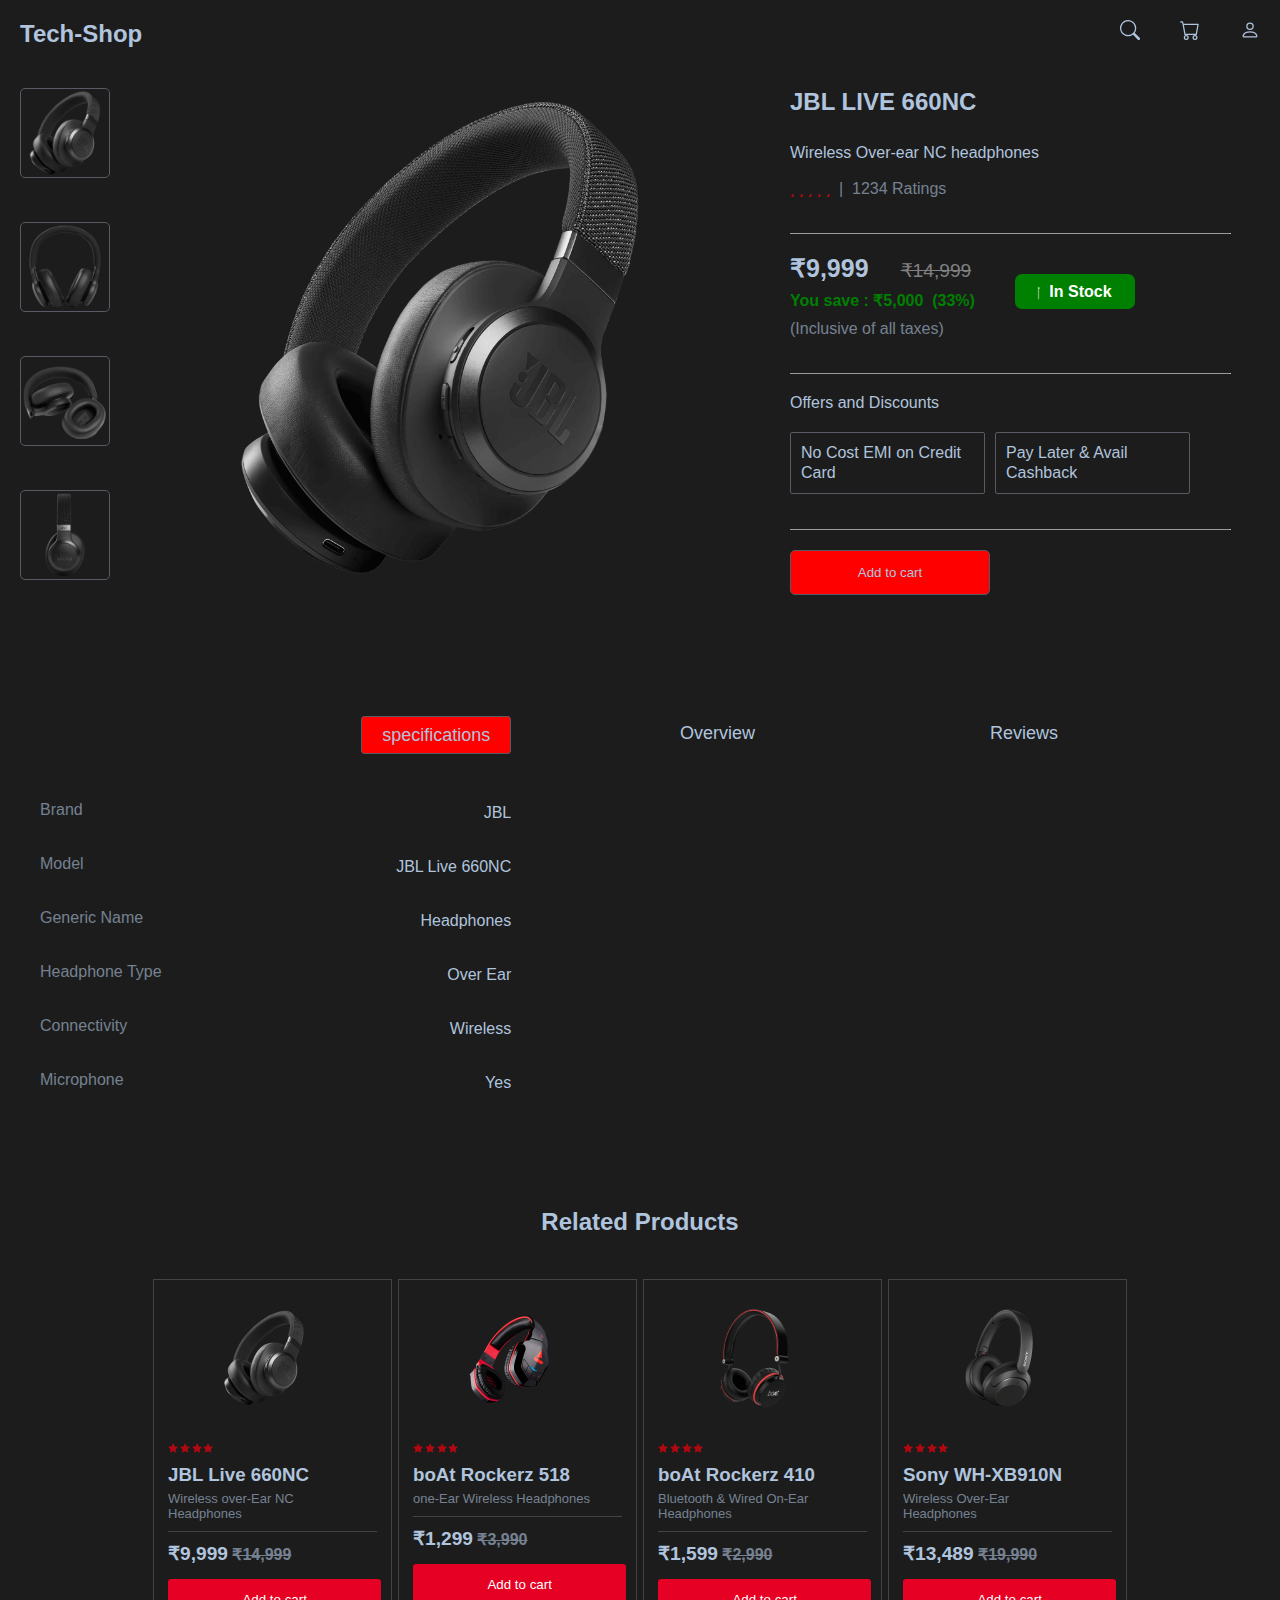
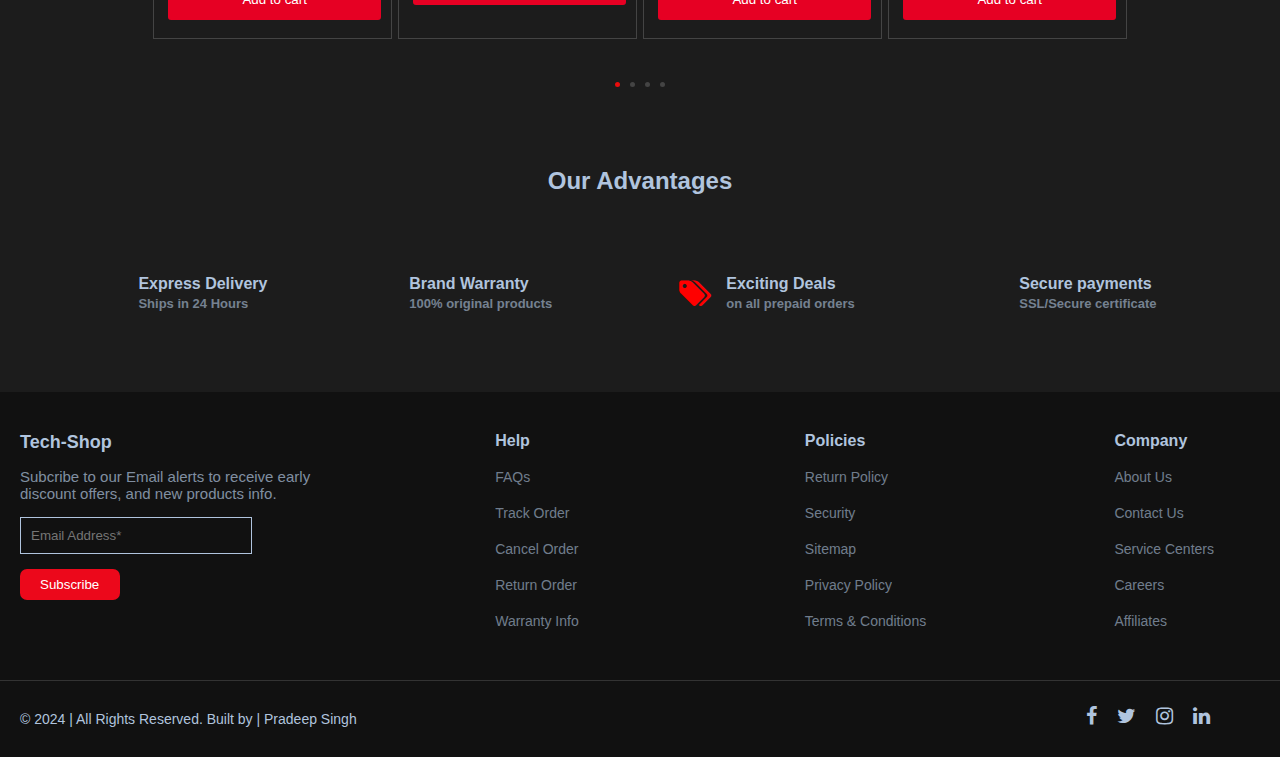
<file: product_detail.html>
<!DOCTYPE html>
<html lang="en">
<head>
    <meta charset="UTF-8">
    <meta name="viewport" content="width=device-width, initial-scale=1.0">
    <title>Product Detail</title>
    <link rel="stylesheet" href="./product_detail.css">
    <link rel="stylesheet" href="https://cdnjs.cloudflare.com/ajax/libs/font-awesome/6.6.0/css/all.min.css" integrity="sha512-Kc323vGBEqzTmouAECnVceyQqyqdsSiqLQISBL29aUW4U/M7pSPA/gEUZQqv1cwx4OnYxTxve5UMg5GT6L4JJg==" crossorigin="anonymous" referrerpolicy="no-referrer" />
</head>
<body>
    <!-- header part start -->
    <header class="header">
        <div class="heading">
            <a href="./index.html"><h2>Tech-Shop</h2>
            </a>
        </div>
        <nav class="headicons">
            <ul class="parenticon">
                <li class="icon">
                    <a href="" class="ficon">
                        <svg xmlns="http://www.w3.org/2000/svg" width="20" height="20" fill="currentColor" class="bi bi-search" viewBox="0 0 16 16">
                        <path d="M11.742 10.344a6.5 6.5 0 1 0-1.397 1.398h-.001q.044.06.098.115l3.85 3.85a1 1 0 0 0 1.415-1.414l-3.85-3.85a1 1 0 0 0-.115-.1zM12 6.5a5.5 5.5 0 1 1-11 0 5.5 5.5 0 0 1 11 0"/>
                        </svg>
                    </a>
                </li>
                <li class="icon">
                    <a href="./cart.html" class="sicon"> 
                        <svg xmlns="http://www.w3.org/2000/svg" width="20" height="20" fill="currentColor" class="bi bi-cart" viewBox="0 0 16 16">
                            <path d="M0 1.5A.5.5 0 0 1 .5 1H2a.5.5 0 0 1 .485.379L2.89 3H14.5a.5.5 0 0 1 .491.592l-1.5 8A.5.5 0 0 1 13 12H4a.5.5 0 0 1-.491-.408L2.01 3.607 1.61 2H.5a.5.5 0 0 1-.5-.5M3.102 4l1.313 7h8.17l1.313-7zM5 12a2 2 0 1 0 0 4 2 2 0 0 0 0-4m7 0a2 2 0 1 0 0 4 2 2 0 0 0 0-4m-7 1a1 1 0 1 1 0 2 1 1 0 0 1 0-2m7 0a1 1 0 1 1 0 2 1 1 0 0 1 0-2"/>
                        </svg>
                    </a>
                </li>
                <li class="icon">
                    <a href="./login.html" class="ticon">
                        <svg xmlns="http://www.w3.org/2000/svg" width="20" height="20" fill="currentColor" class="bi bi-person" viewBox="0 0 16 16">
                            <path d="M8 8a3 3 0 1 0 0-6 3 3 0 0 0 0 6m2-3a2 2 0 1 1-4 0 2 2 0 0 1 4 0m4 8c0 1-1 1-1 1H3s-1 0-1-1 1-4 6-4 6 3 6 4m-1-.004c-.001-.246-.154-.986-.832-1.664C11.516 10.68 10.289 10 8 10s-3.516.68-4.168 1.332c-.678.678-.83 1.418-.832 1.664z"/>
                        </svg>
                    </a>
                </li>
            </ul>
        </nav>
    </header>
    <!-- header part End -->
    
    <!-- Product Details Start -->
    <div class="product_container">
        <!-- left section -->
        <div class="product_angles">
        <img src="./products/jbl660nc-1.png" alt=""> <br>
        <img src="./products/jbl660nc-2.png" alt=""> <br>
        <img src="./products/jbl660nc-3.png" alt=""> <br>
        <img src="./products/jbl660nc-4.png" alt=""> <br>
        </div>

        <!-- Middle section -->
        <div class="product_img">
            <img class="mainimg" src="./products/jbl660nc-1.png" alt="">
        </div>

        <!-- Right section -->
        <div class="product_details">
            <h2>JBL LIVE 660NC</h2><br>
            <p style="margin-top: 10px;">Wireless Over-ear NC headphones</p><br>
            <i class="fa-solid fa-star"></i>
            <i class="fa-solid fa-star"></i>
            <i class="fa-solid fa-star"></i>
            <i class="fa-solid fa-star"></i>
            <i class="fa-solid fa-star"></i>&nbsp; <span style="opacity: 0.6;">|&nbsp; 1234 Ratings </span><br>
            <hr style="margin-top: 35px;" width="90%" size="1">
            <div class="parent_detailsec">
                <div class="detailsec1">
                    <p style="font-size: larger; margin-top: 0px;"><b style="font-size: 25px;">₹9,999</b> &nbsp; &nbsp; &nbsp;<s style="color: grey;">₹14,999</s></p><br>
                    <p style="color: green; margin-top: -10px;"> <b> You save :</b> <b>₹5,000</b> <b>&nbsp;(33%)</b> </p>
                    <p style="opacity: 0.6; margin-top: 10px;">(Inclusive of all taxes)</p>
                </div>        
                <div class="detailsec2">
                    <button class="button-icon" style="  background-color: green; width: 120px; height: 35px; border-radius: 7px; border: none; cursor: pointer;">  <i class="fa-solid fa-check" style="color: white;"></i> &nbsp; <b style="font-size: larger;color: white;">In Stock</b></button>
                </div>
            </div>
            <hr style="margin-top: 35px;" width="90%" size="1">
            <p style="margin-top: 20px;">Offers and Discounts</p>
            <div class="offers_dis">
                <a href="">No Cost EMI on Credit Card</a>
                <a href="">Pay Later & Avail Cashback</a>
            </div>
            <hr style="margin-top: 35px;" width="90%" size="1">
            <a href=""><button class="addcartbtn">Add to cart</button></a>
            
        </div>
    </div>    
    <!-- Product Details End -->

    <!-- Other Info Start -->
    <div class="other_info">

        <ul style=" opacity: 0.6;" class="brand_details">
            <a href=""></a><br><br>
            <li style="margin-top: 40px;">Brand</li><br><br>
            <li>Model</li><br><br>
            <li>Generic Name</li><br><br>
            <li> Headphone Type</li><br><br>
            <li>Connectivity</li><br><br>
            <li>Microphone</li><br><br>
        </ul>

        <ul class="Specifications">
            <a href="" class="spec_btn">specifications</a><br><br>
            <li style="margin-top: 40px;">JBL</li><br><br>
            <li>JBL Live 660NC</li><br><br>
            <li>Headphones</li><br><br>
            <li>Over Ear</li><br><br>
            <li>Wireless</li><br><br>
            <li>Yes</li><br><br>
        </ul>
        
        <a class="other_head"  href="">Overview</a>
        <a class="other_head"  href="">Reviews</a>
        

    </div>
    <!-- Other Info End -->


    <!-- Related Products Start -->
    <div class="Addcart">
        <h2>Related Products</h2>
        <!-- Row-1 Start -->
        <div class="Addcartrow1">
            <div class="addproduct">
                <div class="prodimg">
                    <a href="./product_detail.html"> <img src="./products/jbl660nc-1.png" alt="Headphones" width="100px" height="100px"> </a>                        
                </div>
                <div class="proddetail">
                    <div class="star">
                        <span class="fa fa-star checked"></span>
                        <span class="fa fa-star checked"></span>
                        <span class="fa fa-star checked"></span>
                        <span class="fa fa-star checked"></span>
                    </div>
                    <div class="addcarth3">
                        <h3>JBL Live 660NC</h3>
                    </div>
                    <div class="addcartp">
                        <p class="p1">Wireless over-Ear NC<br>Headphones</p>                                          
                    </div>
                    <div class="addcarthr">
                        <hr>
                    </div>
                    <div class="addcartprice">
                        <strong class="actualprice">₹9,999</strong>
                        <del class="proddelete"><b>₹14,999</b></del>
                    </div>
                </div>
                <div>
                    <button class="addcartbutton">Add to cart</button>
                </div>                   
            </div>
            <div class="addproduct">
                <div class="prodimg">
                    <img src="./products/boat518-1.png" alt="Headphones" width="100px" height="100px"> 
                </div>
                <div class="proddetail">
                    <div class="star">
                        <span class="fa fa-star checked"></span>
                        <span class="fa fa-star checked"></span>
                        <span class="fa fa-star checked"></span>
                        <span class="fa fa-star checked"></span>
                    </div>
                    <div class="addcarth3">
                        <h3>boAt Rockerz 518</h3>
                    </div>
                    <div class="addcartp">
                        <p class="p1">one-Ear Wireless Headphones</p>
                    </div>
                    <div class="addcarthr">
                        <hr>
                    </div>
                    <div class="addcartprice">
                        <strong class="actualprice">₹1,299</strong>
                        <del class="proddelete"><b>₹3,990</b></del>
                    </div>
                </div>
                <div>
                    <button class="addcartbutton">Add to cart</button>
                </div>                   
            </div> 
            <div class="addproduct">
                <div class="prodimg">
                    <img src="./products/boat410-1.png" alt="Headphones" width="100px" height="100px"> 
                </div>
                <div class="proddetail">
                    <div class="star">
                        <span class="fa fa-star checked"></span>
                        <span class="fa fa-star checked"></span>
                        <span class="fa fa-star checked"></span>
                        <span class="fa fa-star checked"></span>
                    </div>
                    <div class="addcarth3">
                        <h3>boAt Rockerz 410</h3>
                    </div>
                    <div class="addcartp">
                        <p class="p1">Bluetooth & Wired On-Ear<br>Headphones</p>                                          
                    </div>
                    <div class="addcarthr">
                        <hr>
                    </div>
                    <div class="addcartprice">
                        <strong class="actualprice">₹1,599</strong>
                        <del class="proddelete"><b>₹2,990</b></del>
                    </div>
                </div>
                <div>
                    <button class="addcartbutton">Add to cart</button>
                </div>                   
            </div>
            <div class="addproduct">
                <div class="prodimg">
                    <img src="./products/sonyXb910n-1.png" alt="Headphones" width="100px" height="100px"> 
                </div>
                <div class="proddetail">
                    <div class="star">
                        <span class="fa fa-star checked"></span>
                        <span class="fa fa-star checked"></span>
                        <span class="fa fa-star checked"></span>
                        <span class="fa fa-star checked"></span>
                    </div>
                    <div class="addcarth3">
                        <h3>Sony WH-XB910N</h3>
                    </div>
                    <div class="addcartp">
                        <p class="p1">Wireless Over-Ear <br>Headphones</p>                                          
                    </div>
                    <div class="addcarthr">
                        <hr>
                    </div>
                    <div class="addcartprice">
                        <strong class="actualprice">₹13,489</strong>
                        <del class="proddelete"><b>₹19,990</b></del>
                    </div>
                </div>
                <div>
                    <button class="addcartbutton">Add to cart</button>
                </div>                   
            </div> 
        </div>
        <!-- Style  dot -->
        <div class="dot">
            <ul class="dot-menu">
                <a href=""><li style="background-color: #e90c0c;"></li></a>
                <a href=""><li style="background-color: #444;"></li></a>
                <a href=""><li style="background-color: #444;"></li></a>
                <a href=""><li style="background-color: #444;"></li></a>                
            </ul>
        </div>
        <!-- Related Products End -->
                
    </div>
    
    <!-- our Advantages Start  -->
    <section class="advantages">
        <h2 style="text-align: center;">Our Advantages</h2>
        <div class="advantage-name">
            <div class="Delivery">
                <div class="advicons">
                    <i class="fas fa-shipping-fast"  style="font-size:30px;color:red"></i>
                </div>
                <p>
                    <b class="adv-txt">Express Delivery</b><br />
                    <b class="advtwo-txt">Ships in 24 Hours</b>
                </p>
            </div>
            <div class="Brand">
                <div class="advicons">
                    <i class="fa-solid fa-shield-halved" style="font-size:30px;color:red"></i>
                </div>
                <p>
                    <b class="adv-txt">Brand Warranty</b><br>
                    <b class="advtwo-txt">100% original products</b>
                </p>
            
            </div>
            <div class="deels">
                <div class="advicons">
                    <i  class="fa fa-tags" style="font-size:30px;color:red"></i>
                </div>
                <p>
                    <b class="adv-txt">Exciting Deals</b><br />
                    <b class="advtwo-txt">on all prepaid orders</b>
                </p>
            
            </div>
            <div  class="payments">
                <div class="advicons">
                    <i class="fas fa-credit-card" style="font-size:30px;color:red"></i>
                </div>
                <p>
                    <b class="adv-txt">Secure payments</b><br />
                    <b class="advtwo-txt">SSL/Secure certificate</b>
                </p>
            
            </div>
        </div>   
    </section>
    <!-- our Advantages end  -->

    
    <!-- footer Start -->
    <footer class="footerHome">
        <div class="footer-container">

            <div class="footer-column1">
                <div class="footerHeading">
                    <h4>Tech-Shop</h4>
                </div>
                <div class="headDiscription">
                    <p> Subcribe to our Email alerts to receive  early discount offers, and new products info.
                    </p>
                    
                </div>
                <form action="#">
                <input type="email" placeholder="Email Address*">
                <button type="submit">Subscribe</button>
                </form>
            </div>

            <div class="footer-column">
                <h4>Help</h4>
                <ul>
                    <li><a href="#">FAQs</a></li>
                    <li><a href="#">Track Order</a></li>
                    <li><a href="#">Cancel Order</a></li>
                    <li><a href="#">Return Order</a></li>
                    <li><a href="#">Warranty Info</a></li>
                </ul>
                </div>

                <div class="footer-column">
                    <h4>Policies</h4>
                    <ul>
                        <li><a href="#">Return Policy</a></li>
                        <li><a href="#">Security</a></li>
                        <li><a href="#">Sitemap</a></li>
                        <li><a href="#">Privacy Policy</a></li>
                        <li><a href="#">Terms & Conditions</a></li>

                    </ul>
                </div>
        
            <div class="footer-column">
                <h4>Company</h4>
                <ul>
                    <li><a href="#">About Us</a></li>
                    <li><a href="#">Contact Us</a></li>               
                    <li><a href="#">Service Centers</a></li>
                    <li><a href="#">Careers</a></li>
                    <li><a href="#">Affiliates</a></li>
                </ul>
            </div>
        </div>
        <!-- footer End -->

        <!-- footer Bottom Start -->
        <div class="footer-bottom">
            <div class="footerdisc">
                <p>&copy; 2024 | All Rights Reserved. Built by | Pradeep Singh</p>
            </div>
            <div class="social-icons">
                <div class="facebook">
                    <a href="" style="color: lightsteelblue;"> <i class="fa fa-facebook"  style="font-size:20px"></i></a>
                </div>
                <div class="twitter">
                    <a href="" style="color: lightsteelblue;"> <i class="fa fa-twitter"  style="font-size:20px"></i></a>                        
                </div>
                <div class="instagram">
                    <a href="" style="color: lightsteelblue;"> <i class="fa fa-instagram"  style="font-size:20px"></i></a>                   
                </div>
                <div class="linkedin">
                    <a href="" style="color: lightsteelblue;"><i class="fa fa-linkedin" style="font-size:20px"></i></a>
                    <link rel="stylesheet" href="https://cdnjs.cloudflare.com/ajax/libs/font-awesome/4.7.0/css/font-awesome.min.css">
                </div>
            </div>

        </div>
        <!-- footer Bottom Start -->

    </footer>
    <!-- footer End -->




</body>
</html>
</file>
<file: style.css>
*{
    margin: 0px;
    padding: 0px;
    box-sizing: border-box;
    font-family: Arial, sans-serif;
}
body {
    background-color: #1c1c1c;
    color: lightsteelblue;
}

/* header Start  */
.header{
    position: fixed;
    top: 0px;
    z-index: 1;
    width: 97%;
    display: flex;
    margin: 20px 0px 0px 20px; 
}
.heading{
    flex: 1;
    
}
.heading a {
    font-size: 16px;
    color: lightsteelblue;
    text-decoration: none;
  }
.headicons{
    flex: 1;
}
.parenticon{
    margin: 0px 20px 0px 0px;
    gap: 40px;
    display: flex;
    justify-content: flex-end;

}
.icon{
    list-style: none;
}
.icon a{
    color: lightsteelblue;
}

/* login tooltip Start */
.ticon {
    list-style: none;
    position: relative;
    display: inline-block;
}
.ticon a{
    color: lightsteelblue;

}
.user{
    padding: 20px 20px;
    margin: 10px 0px;
    width: 260px;
    height: 180px;
    border: whitesmoke;
    border: 1px solid rgb(90, 86, 86);
    display:none;
    background-color:#181A1C;
    align-items: center;
    justify-content: flex-start; 
    position: absolute;
    right: 10%;
    font-size: smaller;
}
.register{
    border: 1px solid grey;
    padding: 10px;
    color: grey;
    text-decoration: none;
    font-size: small;
}
.ticon:hover .user{
    display: block; 
}
/* login tooltip End */
/* header End  */


/* banner image Start */
.hero{
    display: flex;
    justify-content: center;
    align-items: center;
    margin: 130px 0px 130px 0px;
    background-color: #1c1c1c;
}
.hero-text{
margin-right: 20px;
}
.boat-bg-img{
    margin-left: 20px;

}
.hero-text h4{
    opacity: 0.6;
}
.hero-text h2 {
    font-size: 36px;
    margin: 15px 0px;
    
}
.hero-text p {
    font-size: 18px;
    font-size: 24px;
}
.hero-text span{
    opacity: 0.6;
    text-decoration: line-through;
    font-size: 16px;
    margin-left: 10px;
}
.herobutton {
    background-color: #e60023;
    border-radius: 3px;
    color: #ffffff;
    padding: 10px 20px;
    border: none;
    cursor: pointer;
    margin-top: 40px;
    width: 40%;
}


/* Small screens (max-width: 767px) */
@media (max-width: 767px) {
    .hero {
        flex-direction: column;
        margin: 80px 0px 40px 0px;
        padding: 20px;
    }
    .hero-text {
        margin-right: 0;
        text-align: center;
    }
    .hero-text h2 {
        font-size: 24px;
    }
    .hero-text p {
        font-size: 16px;
    }
    .herobutton {
        width: 80%;
        margin-top: 20px;
    }
    .boat-bg-img{
        margin-top: 40px;
    }
}

/* Medium screens (min-width: 768px and max-width: 1024px) */
@media (min-width: 768px) and (max-width: 1024px) {
    .hero {
        margin: 100px 0px 60px 0px;
    }
    .hero-text h2 {
        font-size: 30px;
    }
    .hero-text p {
        font-size: 20px;
    }
    .herobutton {
        /* width: 60%; */
        margin-top: 20px;
    }
}
/* banner image End */

/* Style  dot */
.dot-menu {
    display: flex;
    justify-content: center;
    list-style: none;
    padding: 0;
    margin: 40px 0px 0px 0px;
}
.dot-menu a li {
    width: 5px;
    height: 5px;    
    border-radius: 50%;
    margin: 0 5px;
}



/* featured-products Start */
.featured-products {
    margin-top: 40px;
    background-color: #1c1c1c;
}

.featured-products h2 {
    font-size: 24px;
    margin: 40px 0px 20px 0px;
    text-align: center;
}

.products {
    display: grid;
    grid-template-columns: repeat(5, 1fr);
    justify-content: space-around;
    transition: transform 0.3s ease;
    margin-top: 90px;   
}
.product-card1,.product-card5{
    background-color: #1c1c1c;
    padding: 20px;
    text-align: center;
    transform: scale(0.7);
}
.product-card2,.product-card4{
    background-color: #1c1c1c;
    padding: 20px;
    text-align: center;
    transform: scale(0.9);
}
.product-card3{
    background-color: #1c1c1c;
    padding: 20px;
    text-align: center;
    transform: scale(1.3);
}

.product-card1 img ,
.product-card2 img,
.product-card3 img,
.product-card4 img,
.product-card5 img{
    width: 100px;
    margin: 10px 0px;

}

.product-card1 p,
.product-card2 p,
.product-card3 p,
.product-card4 p,
.product-card5 p {
    margin: 10px 0;
    font-size: 18px;
}
/* Featured products End    */



/* Top Product Start*/
.top-product{
    background-color: #1c1c1c;
}
.top-product h2{
    font-size: 24px;
    margin-top: 80px;
    margin-bottom: 20px;
    text-align: center;
}
.product-filters{
    display: flex;
    justify-content: space-evenly;
}
.product-filters a{
    color: lightsteelblue;
    padding: 4px 8px; 
    margin: 40px 0px;
    border: none;
    cursor: pointer;
    text-decoration: none;
}
.product-filters a:nth-child(1){
    background-color: #e60023;

}
.product-filters a:hover{
    background-color: #e60023;
    padding: 4px 8px; 
}


/*----Add To Cart Start------ */
.Addcart {
    width: 100%;
    height: 100%;
    background-color: #1c1c1c;
    margin: 40px 0px;
    color: lightsteelblue;
}
.Addcartrow1{
    display: flex;
    justify-content: center;
}
.addproduct{
    height: 360px;
    width: 239px;
    border: 1px solid  #444;
    margin: 3px;
}
.prodimg {
    width: 100px;
    height: 100px;
    object-fit: contain;
    margin: 28px 0px 35px 60px;
    transition: transform .2s; /* Animation */
}
.prodimg:hover{
    transform: scale(1.4);
}
.proddetail{
    margin: 0px 14px;
}
.star{
    font-size: x-small;

}
/* Star ratings styling */
.checked {
    color:  #b20710;
    font-size: 16px;
}
.addcarth3{
    margin-top: 10px;
}
.addcartp{
    margin-top: 5px;
    font-size: small;
    opacity: 0.6;
}
.Addcart hr {
    border: none;
    height: 1px;
    background-color: #444;
    margin: 10px 0 10px 0;
    padding: 0px 16px 0 16px;
}
.actualprice{
    font-size: larger;
}
.proddelete{
    opacity: 0.6;
    font-size: medium;
}
/* Button Styling */
.addcartbutton{
    background-color: #e60023;
    border-radius: 3px;
    color: #ffffff;
    padding: 13px 20px;
    border: none;
    cursor: pointer;
    margin: 14px;
    width: 90%;
    transition: background-color 0.3s ease;
}

.browseall{
    font-size: 28px;
    margin: 150px 0px 0px 0px;
    text-align: center;
}
/*----Add To Cart end----*/



/*---our Advantages Start---*/
.advantages{
    background-color: #1c1c1c;
    margin-top: 80px;
}
.advantages h2{
    margin-top: 80px;
}
.advantage-name{
    display: flex;
    justify-content:space-around;
    margin: 100px 0px;
}
.advantage-name .Delivery,.advantage-name .Brand,.advantage-name .deels,.advantage-name .payments {
    display: flex;
    align-items: center; 
    gap: 15px; 
}
.advicons{
    font-size: 30px;
}
.advtwo-txt {
    font-size: small;
    opacity: 0.6;
    margin-top: 3px;
    display: inline-block;
}
/*---our Advantages End---*/




/*--footer start--- */
.footerHome {
    background-color: #111;
    font-family: 'Arial', sans-serif;
}

.footer-container {
display: flex;
justify-content: space-around;
/* margin-left: 20px; */
padding-top: 40px;

}
.footer-column1{
flex: 8;
margin-left: 20px;
}
.footer-column {
margin-left: 144px;
flex: 4;
}

.footerHeading {
font-size: 18px;
}
.headDiscription{
margin-top: 15px;
    font-size: 15px;
opacity: 0.7;
}

.footer-column ul {
list-style: none;
padding: 0;
}

.footer-column ul li {
margin-bottom: 10px;
margin-top: 18px;
}

.footer-column ul li a {
color: lightsteelblue;
opacity: 0.6;
text-decoration: none;
font-size: 14px;
}

.footer-column ul li a:hover {
color: #e63946;
}

.footer-column form {
/* display: flex; */
}

.footer-column1 input {
background-color: #111;
margin-top: 15px;
padding: 10px;
border: 1px solid lightsteelblue;
outline: none;
width: 70%;
}

.footer-column1 button {
    margin-top: 15px;
    padding: 8px 80px 8px 20px;
    border: none;
    border-radius: 7px;
    background-color: #ec081b;
    color: #fff;
    cursor: pointer;
    width: 30%;
}

/* Small screens (max-width: 767px) */
@media (max-width: 767px) {   
.footer-container {
    display: grid;
    grid-template-columns: repeat(2,1fr);
    justify-content: space-around;
    padding-top: 20px;   
    }
.footer-column1{
    margin-top: 40px;
    margin-left: 20px;
    }
    .footer-column {
    margin-top: 40px;
    margin-left: 20px;
    }
}

/* Medium screens (min-width: 768px and max-width: 1024px) */
@media (min-width: 768px) and (max-width: 1024px) {
    .footer-container {
        display: grid;
        grid-template-columns: repeat(3,1fr);
        justify-content: space-around;
        padding-top: 20px;   
    }
    .footer-column1{
        margin-top: 40px;
        margin-left: 20px;
    }
        .footer-column {
        margin-top: 40px;
        margin-left: 20px;
    }
} 

/*--footer End--- */

/* -- footer Bottom Start -- */
.footer-bottom {
display: flex;
justify-content: space-between;
margin: 40px 0px 0px 0px;
border-top: 1px solid #333;
}
.footerdisc {
margin: 30px 0px 30px 20px;
font-size: 14px;
}
.social-icons{
    margin: 25px 70px 0px 0px;
    display: flex;
    gap: 20px;

}
/* -- footer Bottom End -- */
</file>
<file: cart.css>
*{  
    margin: 0px;
    padding: 0px;
    box-sizing: border-box;
    font-family: Arial, sans-serif;
}
body {
    background-color: #1c1c1c;
    color: lightsteelblue;
}

/* header Start  */
.header{
    display: flex;
    margin: 20px 20px;   
}
.heading{
    flex: 1;  
}
.heading a {
    font-size: 16px;
    color: lightsteelblue;
    text-decoration: none;
}
.headicons{
    flex: 1;
}
.parenticon{
    margin: 0px 20px 0px 0px;
    gap: 40px;
    display: flex;
    justify-content: flex-end;
}
.icon{
    list-style: none;
}
.icon a{
    color: lightsteelblue;
}
/* header End  */


/* order Start */
.order{
    margin-top: 50px;
    margin-bottom: 100px;
    display: flex;
}
/* order cart start */
.ordercart{
    flex: 7;
    background-color: #222;
    /* width: 70%; */
    height: 520px;
    margin-top: 40px;
    margin-left: 20px;
    overflow-y: scroll;
    /* overflow: auto; */
    
}
.ordercart::-webkit-scrollbar{
    width: 5px;
    height: 8px;
    background-color: lightsteelblue;
}
.card{
    display: flex;
    margin-top: 40px;
    margin-left: 40px;
    margin-bottom: 40px;
}
.h-line{
    opacity: 0.6;
    width: 585px;
    margin-left: 40px;
}

.carddetails{
    margin-left: 40px;

}
.details-fline{

}
.card-price{
    margin-top: 20px;

}
.discount-price{

}
.actualprice{
    opacity: 0.6;

}
.addbutton{
    display: inline-flex;
    align-items: center;
    border: 1px solid #444;
    background-color: #333;
    color: #fff;
    width: 114px;
    height: 25px;
    margin-top: 20px;

}
.addbutton button{
    background-color: #444;
    color: #fff;
    border: none;
    height: 25px;
    font-size: 18px;
    cursor: pointer;
    outline: none;
}
.addbutton span{
    background-color: #121212;
    width: 45px;
    height: 25px;
    border: none;
    text-align: center;
    font-size: 20px;
    outline: none;
}

/* delete icon */
.deleteicon a{
    position: relative;
    margin-left: 140px;
    color: lightsteelblue;
}
/* order cart end */


/* order summary start */
.ordersummary{
    flex: 5;
    margin-left: 60px;
}
.summary-heading{
    margin-top: 40px;
}
.summary-details{
    margin-top: 40px;
}
.details-first b ,.details-second b, .details-third b{
    opacity: 0.6;

}
.details-second , .details-third{
    margin-top: -20px;
}

.spDisPrice,.spDelivery , .sporgprice,.spTotalPrice{
    margin-left: 304px;
}
.hr-summary{
    opacity: 0.6;
}
.totalprice{
    margin-top: 35px;
    
}
.checkout-btn{
    margin-top: -10px;
    
}
.checkout-btn button{
    width: 485px;
    height: 40px;
    color: white; 
    background-color: red;
    font-size: large;
    border-radius: 5px;
    cursor: pointer;
}
/* order summary End */

/* Small screens and medium screen (max-width: 1024px) */
@media (max-width: 1024px) {
    .order{
        display: grid;
        grid-template-columns: repeat(1,1fr);
    }

}       



/*--footer start--- */
.footerHome {
    background-color: #111;
    font-family: 'Arial', sans-serif;
}

.footer-container {
display: flex;
justify-content: space-around;
/* margin-left: 20px; */
padding-top: 40px;

}
.footer-column1{
flex: 8;
margin-left: 20px;
}
.footer-column {
margin-left: 144px;
flex: 4;
}

.footerHeading {
font-size: 18px;
}
.headDiscription{
margin-top: 15px;
font-size: 15px;
opacity: 0.7;
}

.footer-column ul {
list-style: none;
padding: 0;
}

.footer-column ul li {
margin-bottom: 10px;
margin-top: 18px;
}

.footer-column ul li a {
color: lightsteelblue;
opacity: 0.6;
text-decoration: none;
font-size: 14px;
}

.footer-column ul li a:hover {
color: #e63946;
}

.footer-column form {
/* display: flex; */
}

.footer-column1 input {
background-color: #111;
margin-top: 15px;
padding: 10px;
border: 1px solid lightsteelblue;
outline: none;
width: 70%;
}

.footer-column1 button {
margin-top: 15px;
padding: 8px 80px 8px 20px;
border: none;
border-radius: 7px;
background-color: #ec081b;
color: #fff;
cursor: pointer;
width: 30%;
}

/* Small screens (max-width: 767px) */
@media (max-width: 767px) {   
    .footer-container {
    display: grid;
    grid-template-columns: repeat(2,1fr);
    justify-content: space-around;
    padding-top: 20px;   
    }
    .footer-column1{
    margin-top: 40px;
    margin-left: 20px;
    }
    .footer-column {
    margin-top: 40px;
    margin-left: 20px;
    }
}

/* Medium screens (min-width: 768px and max-width: 1024px) */
@media (min-width: 768px) and (max-width: 1024px) {
    .footer-container {
        display: grid;
        grid-template-columns: repeat(3,1fr);
        justify-content: space-around;
        padding-top: 20px;   
    }
    .footer-column1{
        margin-top: 40px;
        margin-left: 20px;
    }
        .footer-column {
        margin-top: 40px;
        margin-left: 20px;
    }
} 

/*--footer End--- */

/* -- footer Bottom Start -- */
.footer-bottom {
display: flex;
justify-content: space-between;
margin: 40px 0px 0px 0px;
border-top: 1px solid #333;
}
.footerdisc {
margin: 30px 0px 30px 20px;
font-size: 14px;
}
.social-icons{
    margin: 25px 70px 0px 0px;
    display: flex;
    gap: 20px;
}
/* -- footer Bottom End -- */
</file>
<file: login.css>
* {
    margin: 0;
    padding: 0;
    box-sizing: border-box;
}

body {
    background-color: #000;
    font-family: Arial, sans-serif;
    display: flex;
    justify-content: center;
    align-items: center;
    height: 100vh;
}

.container {
    width: 100%;
    max-width: 500px;
    padding: 20px;
    margin-top: 150px;
}

.signup-form {
    background-color: #000;
    padding: 30px;
    border: 1px solid #fff;
    text-align: center;
}
/* .close-btn {

    position: fixed;
    top: 0px;
    z-index: 1;
    top: 74px;
    right:34%;
    background: none;
    border: none;
    color: #fff;
    font-size: 24px;
    cursor: pointer;
} */

.close-btn {
    font-size: 24px;
    cursor: pointer;
    color: #fff;
    background: none;
    border: none;
    margin-left: 400px;
}

.close-btn:hover {
    color: red;
}

.signup-form h1 {
    color: #fff;
    margin: 0px 500px 10px 0px;
}

.signup-form a {
    color: #fff;
    margin: 0px 160px 60px 0px;
}
.inputfield{
    display: flex;
    flex-direction: column;

}
.input-field{
    margin: 20px 0px 20px 0px;
    padding: 16px 20px;
    background-color: #000;
    color: #fff;
    border: 1px solid #fff;
}

.signup-btn {
    width: 100%;
    padding: 10px;
    background-color: #f00;
    border: none;
    border-radius: 5px;
    color: #fff;
    font-size: 16px;
    cursor: pointer;
}

.social-login {
    margin-top: 20px;
}

.social-login p {
    color: #fff;
    margin-bottom: 10px;
    text-align: center;
}
.line-container {
    display: flex;
    align-items: center;
    justify-content: center;
  }

  .line {
    flex-grow: 1;
    height: 1px;
    background-color: #ccc;
    margin: 0 10px;
  }

  .line-text {
    font-size: 18px;
    color: #666;
  }

.social-btn {
    width: 30%;
    padding: 10px;
    margin: 5px;
    border: none;
    color: #fff;
    cursor: pointer;
    font-size: 14px;
}

.facebook {
    background-color: #4267B2;
}

.google {
    background-color: #DB4437;
}

.twitter {
    background-color: cyan;
}
</file>
<file: product_detail.css>
*{  
    margin: 0px;
    padding: 0px;
    box-sizing: border-box;
    font-family: Arial, sans-serif;
}
body {
    /* background-color: #121212; */
    background-color: #1c1c1c;
    color: lightsteelblue;
}

/* header Start  */
.header{
    display: flex;
    margin: 20px 0px 0px 20px;   
}
.heading{
    flex: 1;
    
}
.heading a {
    font-size: 16px;
    color: lightsteelblue;
    text-decoration: none;
  }
.headicons{
    flex: 1;
}
.parenticon{
    margin: 0px 20px 0px 0px;
    gap: 40px;
    display: flex;
    justify-content: flex-end;

}
.icon{
    list-style: none;
}
.icon a{
    color: lightsteelblue;
}
/* header End  */



/* Product Details Start */
/* main container */
.product_container{
    display: flex;
    margin-bottom: 40px;

}

/* left section */
.product_angles{
    flex:2;
    display: inline-block;
    margin: 0px;
}
.product_angles img{
    width: 90px;
    height: 90px;
    margin-top: 40px;
    border-radius: 5px;
    border:1px solid #595A63;
    margin-left: 20px;

}
.product_angles img:hover{
    border:1px solid  white;
}

/* middle bg img */
.product_img{
    margin: 35px 0px 0px 50px;
    flex:3;
}
.product_img img{
    top: 5px;
    position: relative;
    width: 500px; 
    height: 500px;
    margin-right: 50px;
}

/* right section */
.product_details{
    flex:7;
    margin: 40px 0px 0px 50px;
}
.product_details i{
    color: red;
    font-size: smaller;

}
.parent_detailsec{
    display: flex;
    margin-top: 20px;
}
.detailsec2{
    margin: 20px 0px 0px 40px;
}
.offers_dis{
    margin-top: 20px;
    display: flex;
    gap: 10px;
    max-width: 400px;
}
.offers_dis a{
    background-color: #1c1c1c;
    border: 1px solid #595A63;
    height: auto;
    width: 220px;
    padding: 10px 10px 10px;
    text-align: left;
    font-size: 16px;
    text-decoration: none;
    color: lightsteelblue;
    line-height: 20px;
    border-radius: 2px;
}
.addcartbtn{
    margin-top: 20px;
    border: 1px solid #595A63;
    color:  lightsteelblue;
    background-color: red;
    border-radius: 5px;
    height: 45px;
    width: 200px;
    cursor: pointer;
}

/* Small screens (max-width: 767px) */
@media (max-width: 767px) {
    .product_container{
    display: grid;
    grid-template-columns: repeat(1,1fr);
    margin-bottom: 20px;   
    }
    /* left section */
    .product_angles{
        display: inline-block;
        margin: 0px;
    }
        
    /* middle bg img */
    .product_img{
        margin: 35px 40px;
    }
    .product_img img{
        top: 5px;
        position: relative;
        width: 400px; 
        height: 400px;
    }
    /* right section */
    .product_details{
        margin: 80px 0px 0px 50px;
    }
    
} 

/* Small screens (max-width: 767px) */
@media (min-width: 768px) and (max-width: 1024px) {
    .product_container{
    display: grid;
    grid-template-columns: repeat(2,1fr);
    margin-bottom: 20px;   
    }
    /* left section */
    .product_angles{
        display: inline-block;
        margin: 0px;
    }
        
    /* middle bg img */
    .product_img{
        margin: 35px 0px ;
    }
    .product_img img{
        top: 5px;
        position: relative;
        width: 400px; 
        height: 400px;
    }
    /* right section */
    .product_details{
        margin: 80px 0px 0px 50px;
    }

} 

/* Product Details End */



/* Other Info Start */
.other_info{
    margin: 120px 0px 0px 40px;
    display: grid;
    grid-template-columns: repeat(4,1fr);
    /* justify-content: center; */

}
.brand_details{
    margin-top: 10px;
    list-style: none; 
    text-align: start;
}
.Specifications{
    margin-top: 10px;
    list-style: none; 
    text-align: end;
    margin-right: 48%;

}
.Specifications a{
    font-size: large;
    border: 1px solid #595A63;
    background-color: #ff0000;
    color: lightsteelblue;
    text-align: center;
    border-radius: 4px;
    padding: 8px 20px;
    position: relative;
    cursor: pointer;
    text-decoration: none;
}

.other_head{
    cursor: pointer;
    font-size: large;
    text-decoration: none;
    color: lightsteelblue;
    border: 1px;
    padding: 8px 20px;
    position: relative;


}
.other_head:hover{
    border: 1px solid #595A63;
    background-color: #ff0000;
    color: lightsteelblue;
    text-align: center;
    border-radius: 4px;
    height: 37px;
    width: 150px;
    cursor: pointer;
}
/* Other Info End */


/*----Related Products Start------ */
.Addcart {
    width: 100%;
    height: 100%;
    background-color: #1c1c1c;
    margin: 40px 0px;
    color: lightsteelblue;
}
.Addcart h2{
    font-size: 24px;
    margin: 80px 0px 40px 0px;
    text-align: center;
}
.Addcartrow1{
    display: flex;
    justify-content: center;
    margin: 20px 0px;
}
.addproduct{
    height: 360px;
    width: 239px;
    border: 1px solid  #444;
    margin: 3px;
}
.prodimg {
    width: 100px;
    height: 100px;
    object-fit: contain;
    margin: 28px 0px 35px 60px;
    transition: transform .2s;
}
.prodimg:hover{
    transform: scale(1.4);
}
.proddetail{
    margin: 0px 14px;    
}
.star{
    font-size: x-small;

}
/* Star ratings styling */
.checked {
    color:  #b20710;
    font-size: 16px;
}
.addcarth3{
    margin-top: 10px;
}
.addcartp{
    margin-top: 5px;
    font-size: small;
    opacity: 0.6;
}
.Addcart hr {
    border: none;
    height: 1px;
    background-color: #444;
    margin: 10px 0 10px 0;
    padding: 0px 16px 0 16px;
}
.actualprice{
    font-size: larger;
}
.proddelete{
    opacity: 0.6;
    font-size: medium;
}
/* Button Styling */
.addcartbutton{
    background-color: #e60023;
    border-radius: 3px;
    color: #ffffff;
    padding: 13px 20px;
    border: none;
    cursor: pointer;
    margin: 14px;
    width: 90%;
    transition: background-color 0.3s ease;
}
.browseall{
    font-size: 28px;
    margin: 150px 0px 0px 0px;
    text-align: center;
}
/* Style  dot */
.dot-menu {
    display: flex;
    justify-content: center;
    list-style: none;
    padding: 0;
    margin-top: 40px;
    margin-bottom: 40px;
    
}
.dot-menu a li {
    width: 5px;
    height: 5px;    
    border-radius: 50%;
    margin: 0 5px;
}
/*----Related Products End------ */



/*---our Advantages Start---*/
.advantages{
    background-color: #1c1c1c;
    /* margin-top: 80px; */


}
.advantages h2{
    margin: 80px 0px;
}
.advantage-name{
    display: flex;
    justify-content:space-around;
    margin: 80px 60px;
}
.advantage-name .Delivery,
.advantage-name .Brand,
.advantage-name .deels,
.advantage-name .payments {
    display: flex; /* Use flexbox to align icon and text horizontally */
    align-items: center; /* Align items vertically in the center */
    gap: 15px; /* Add space between the icon and the text */
}
.advicons{
    font-size: 30px;
}
.advtwo-txt {
    font-size: small;
    opacity: 0.6;
    margin-top: 3px;
    display: inline-block;
}
/*---our Advantages End---*/



/*--footer start--- */
.footerHome {
    background-color: #111;
    font-family: 'Arial', sans-serif;
}

.footer-container {
display: flex;
justify-content: space-around;
/* margin-left: 20px; */
padding-top: 40px;

}
.footer-column1{
flex: 8;
margin-left: 20px;
}
.footer-column {
margin-left: 144px;
flex: 4;
}

.footerHeading {
font-size: 18px;
}
.headDiscription{
margin-top: 15px;
    font-size: 15px;
opacity: 0.7;
}

.footer-column ul {
list-style: none;
padding: 0;
}

.footer-column ul li {
margin-bottom: 10px;
margin-top: 18px;
}

.footer-column ul li a {
color: lightsteelblue;
opacity: 0.6;
text-decoration: none;
font-size: 14px;
}

.footer-column ul li a:hover {
color: #e63946;
}

.footer-column form {
/* display: flex; */
}

.footer-column1 input {
background-color: #111;
margin-top: 15px;
padding: 10px;
border: 1px solid lightsteelblue;
outline: none;
width: 70%;
}

.footer-column1 button {
    margin-top: 15px;
    padding: 8px 80px 8px 20px;
    border: none;
    border-radius: 7px;
    background-color: #ec081b;
    color: #fff;
    cursor: pointer;
    width: 30%;
}

/* Small screens (max-width: 767px) */
@media (max-width: 767px) {   
.footer-container {
    display: grid;
    grid-template-columns: repeat(2,1fr);
    justify-content: space-around;
    padding-top: 20px;   
    }
.footer-column1{
    margin-top: 40px;
    margin-left: 20px;
    }
    .footer-column {
    margin-top: 40px;
    margin-left: 20px;
    }
}

/* Medium screens (min-width: 768px and max-width: 1024px) */
@media (min-width: 768px) and (max-width: 1024px) {
    .footer-container {
        display: grid;
        grid-template-columns: repeat(3,1fr);
        justify-content: space-around;
        padding-top: 20px;   
    }
    .footer-column1{
        margin-top: 40px;
        margin-left: 20px;
    }
        .footer-column {
        margin-top: 40px;
        margin-left: 20px;
    }
} 

/*--footer End--- */

/* -- footer Bottom Start -- */
.footer-bottom {
display: flex;
justify-content: space-between;
margin: 40px 0px 0px 0px;
border-top: 1px solid #333;
}
.footerdisc {
margin: 30px 0px 30px 20px;
font-size: 14px;
}
.social-icons{
    margin: 25px 70px 0px 0px;
    display: flex;
    gap: 20px;

}
/* -- footer Bottom End -- */
</file>
